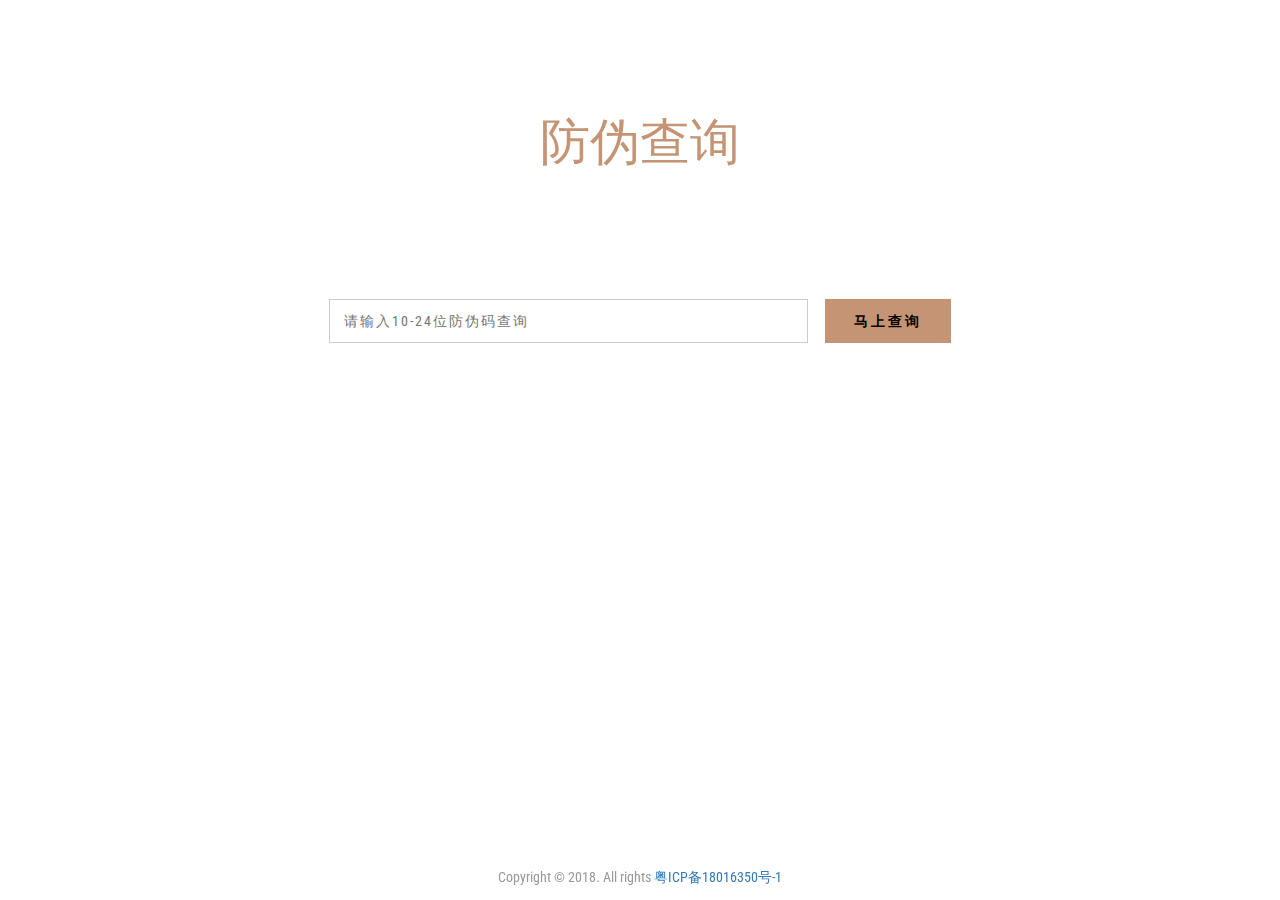
<file: search.html>
<!DOCTYPE html>
<html lang="en">
<head>
<title>防伪码查询</title>
<meta name="viewport" content="width=device-width, initial-scale=1">
<meta http-equiv="Content-Type" content="text/html; charset=utf-8" />
<meta name="keywords" content="天灵宝燕，燕窝" />
<meta name="Description" content="天灵宝燕，我们的产品理念，坚持使用原生态无污染的高级燕盏材料，确保每一盏都经过显微镜纯手工三挑三选古法挑毛工序，科学配比各营养成分保证每一瓶燕窝含量高达25%以上，拒绝制作过程使用添加剂，保证每一个成品都经过生产线超高温灭菌、全数控精准蒸煮，采用真空灌装，达到无菌标准，用心做出0添加承诺可以在常温保存的好吃燕窝">
<!-- Custom Theme files -->
<link href="css/bootstrap.css" type="text/css" rel="stylesheet" media="all">
<link href="css/style.css" type="text/css" rel="stylesheet" media="all">  
<link href="css/font-awesome.css" rel="stylesheet">   <!-- font-awesome icons --> 
<link rel="stylesheet" href="css/flexslider.css" type="text/css" media="screen" /> 
<link rel="stylesheet" href="css/lightbox.css">  <!-- light-box -->
<link href="images/logo.png" rel="shortcut icon">
<!-- //Custom Theme files -->    
<!-- web-fonts -->    
<link href="http://fonts.googleapis.com/css?family=Tulpen+One" rel="stylesheet">
<link href='http://fonts.googleapis.com/css?family=Roboto+Condensed:400,300,300italic,400italic,700,700italic' rel='stylesheet' type='text/css'>
<style type="text/css">
    
	h3.w3title-agile {
	    color: #c59474;
	    font-size: 1.5rem;
	    margin-bottom: 0.6em;
	    text-align: center;
	    text-transform: capitalize;
	    letter-spacing: 4px;
	    letter-spacing:0px;
	} 
	.wap{
		color: #c59474;
		font-size: 2.5rem;
	}

	.header {
	   background-color: #fff;
	}
	.navbar-default .navbar-toggle .icon-bar {
	    background-color: #c59474;
	}
	.navbar-default .navbar-toggle {
	    border-color: #c59474;
		margin: 2.4em 1em;
	}
	.welcome-img{
		border: 0px;
	}

	@media only screen and (min-width: 1029px){
		h3.w3title-agile {
		    font-size: 3rem;
		} 
	}
	@media only screen and (min-width: 1029px){
		.wap {
		    font-size: 5rem;
		} 
	}
</style>
<!-- //web-fonts -->  
</head>
<body> 
	<!-- header -->
	<div id="home" class="header">
		<div class="container" style="height: 60px">
			<div class="header-nav">
				<nav class="navbar navbar-default">
					<div class="navbar-header" style="height: 60px">
					  <!-- <button type="button" class="navbar-toggle collapsed" data-toggle="collapse" data-target="#bs-example-navbar-collapse-1" style="margin-top: 15px">
						<span class="sr-only">Toggle navigation</span>
						<span class="icon-bar"></span>
						<span class="icon-bar"></span>
						<span class="icon-bar"></span>
					  </button> -->
						<div class="logo" style="width: 55px">
							<img src="/images/logo.png" height="55px" style=" margin-top: 2px">
						</div>
					</div> 
					<!-- <div class="collapse navbar-collapse nav-wil" id="bs-example-navbar-collapse-1" style="background-color: #fff;">
					 <ul class="nav navbar-nav">
						<li class="hvr-sweep-to-bottom active"><a href="index.html">首页</a></li>
						<li class="hvr-sweep-to-bottom"><a style="color: #000" href="#about" class="scroll">产品视频</a></li>
						<li class="hvr-sweep-to-bottom"><a style="color: #000" href="#welcome" class="scroll">品牌介绍</a></li>
						<li class="hvr-sweep-to-bottom"><a style="color: #000" href="#services" class="scroll">产品简介</a></li>
						<li class="hvr-sweep-to-bottom"><a style="color: #000" href="#gallery" class="scroll">关注我们</a></li> 
						<li class="hvr-sweep-to-bottom"><a style="color: #000" href="#contact" class="scroll">防伪查询</a></li>
					  </ul>
					</div> -->
				</nav>
			</div>
		</div>
	</div>
	<div id="contact" class="subscribe">
		<div class="container">
			<h3 class="w3title-agile2 wap">防伪查询</h3>
			<p id="ReturnResult" style="font-size: 14px;height: 100px; padding-top: 15px"></p>
			<!-- <div id="ReturnResult" style="font-size: 12px"> -->
			<form onsubmit="return search();">
				<input type="number" name="email" id="FwCode" placeholder="请输入10-24位防伪码查询" class="user" required="" style="border: 1px #ccc solid">
				<input type="submit" id="btnQuery" value="马上查询">
			</form>
			<!-- <p class="spam">Copyright &copy; 2018.Company name All rights</p> -->
		</div>

	</div>
	<p class="spam" style="text-align: center;position: fixed; bottom: 10px; width: 100%;">Copyright &copy; 2018. All rights  <a href="http://www.miitbeian.gov.cn">粤ICP备18016350号-1</a></p>
	
	<!-- //modal-about -->     
	<!-- js --> 
	<script src="js/jquery-2.2.3.min.js"></script>
	
	<!-- //end-smooth-scrolling -->	
	<!-- smooth-scrolling-of-move-up -->
	<script type="text/javascript">
		$(document).ready(function() {

			
		});
		function search(){
			var $FwCode = $("#FwCode");
			var $CheckResult = $("#ReturnResult");
            var RegNumber = /^[0-9]*[1-9][0-9]*$/;
            var flag = false;
            $CheckResult.html("");
            if ($FwCode.val().length == 0) {
                $CheckResult.html("防伪码不能为空");
                $FwCode.focus();
                return false;
            }else if ($FwCode.val().length < 10) {
               $CheckResult.html("防伪码长度不能少于10位");	 
               $FwCode.focus();
               return false;
            }else if ($FwCode.val().length > 24) {
               $CheckResult.html("防伪码长度不能大于24位");
               $FwCode.focus();
               return false;
            }else if (!RegNumber.test($FwCode.val())) {
               $CheckResult.html("您输入的防伪码不是数字");
               $FwCode.focus();
               return false;
            }
           			
            $CheckResult.html("正在查询......");

            $(this).attr("disabled", true);
            var $strurl="" ;
            //var searchurl = "http://www.12365.cm/fwqueryjson.ashx?callback=?";
            var searchurl = "search.php";
            $.getJSON(searchurl,{ FwCode: $FwCode.val() },function(data) {

              	//alert(data.CodeState);  //CodeState 为查询状况：0 错误 1 正确; 2 重复  

             	//alert(data.QueryResult) ;   //QueryResult 查询结果 
             	console.log(data);
             	/*if (('code' in data) && data.code==1) {
             		$CheckResult.html(data.msg);
             	}else{
             		$CheckResult.html(data.QueryResult);
             	}*/
             	$CheckResult.html(data.msg);
                setTimeout(btnEnabled, 2000);
            });
			return false;
		}
		function btnEnabled() {
            $("#btnQuery").attr("disabled", false);
        }
	</script>
    <script src="js/bootstrap.js"></script>
</body>
</html>
</file>
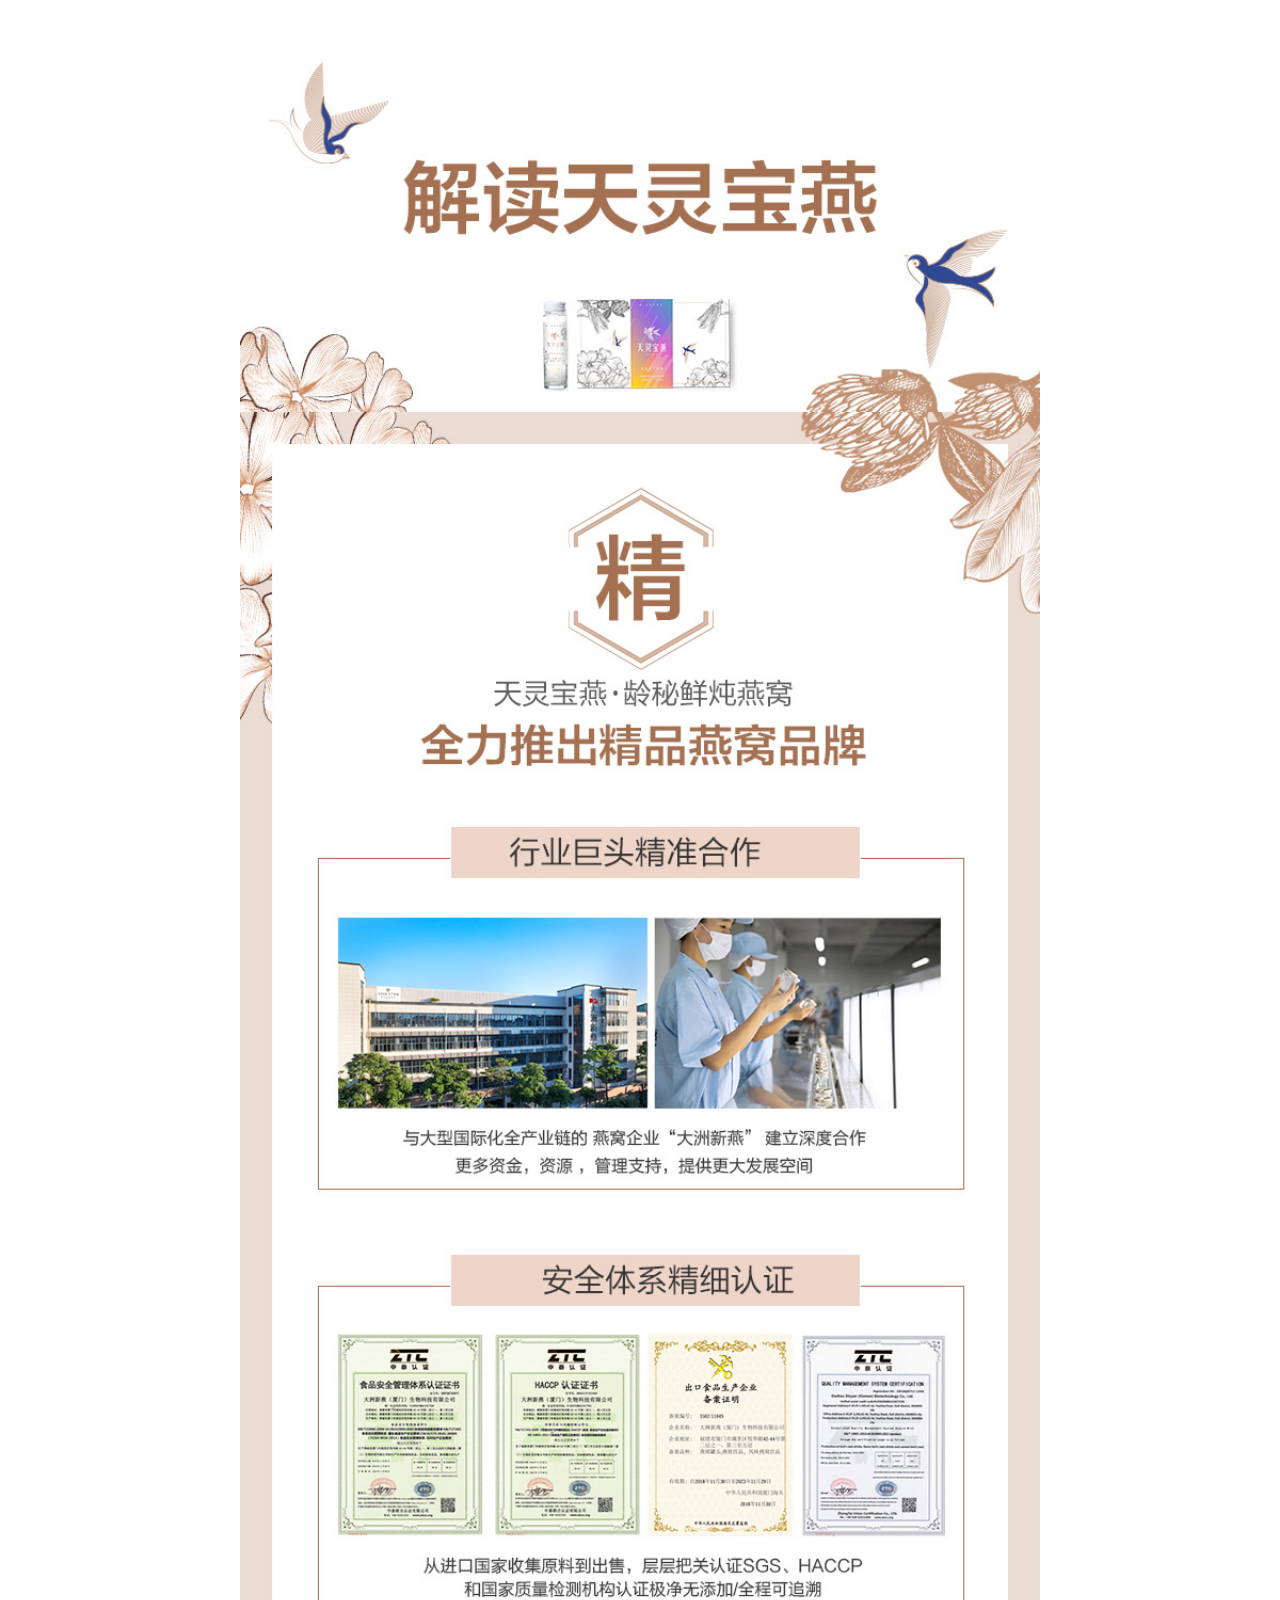
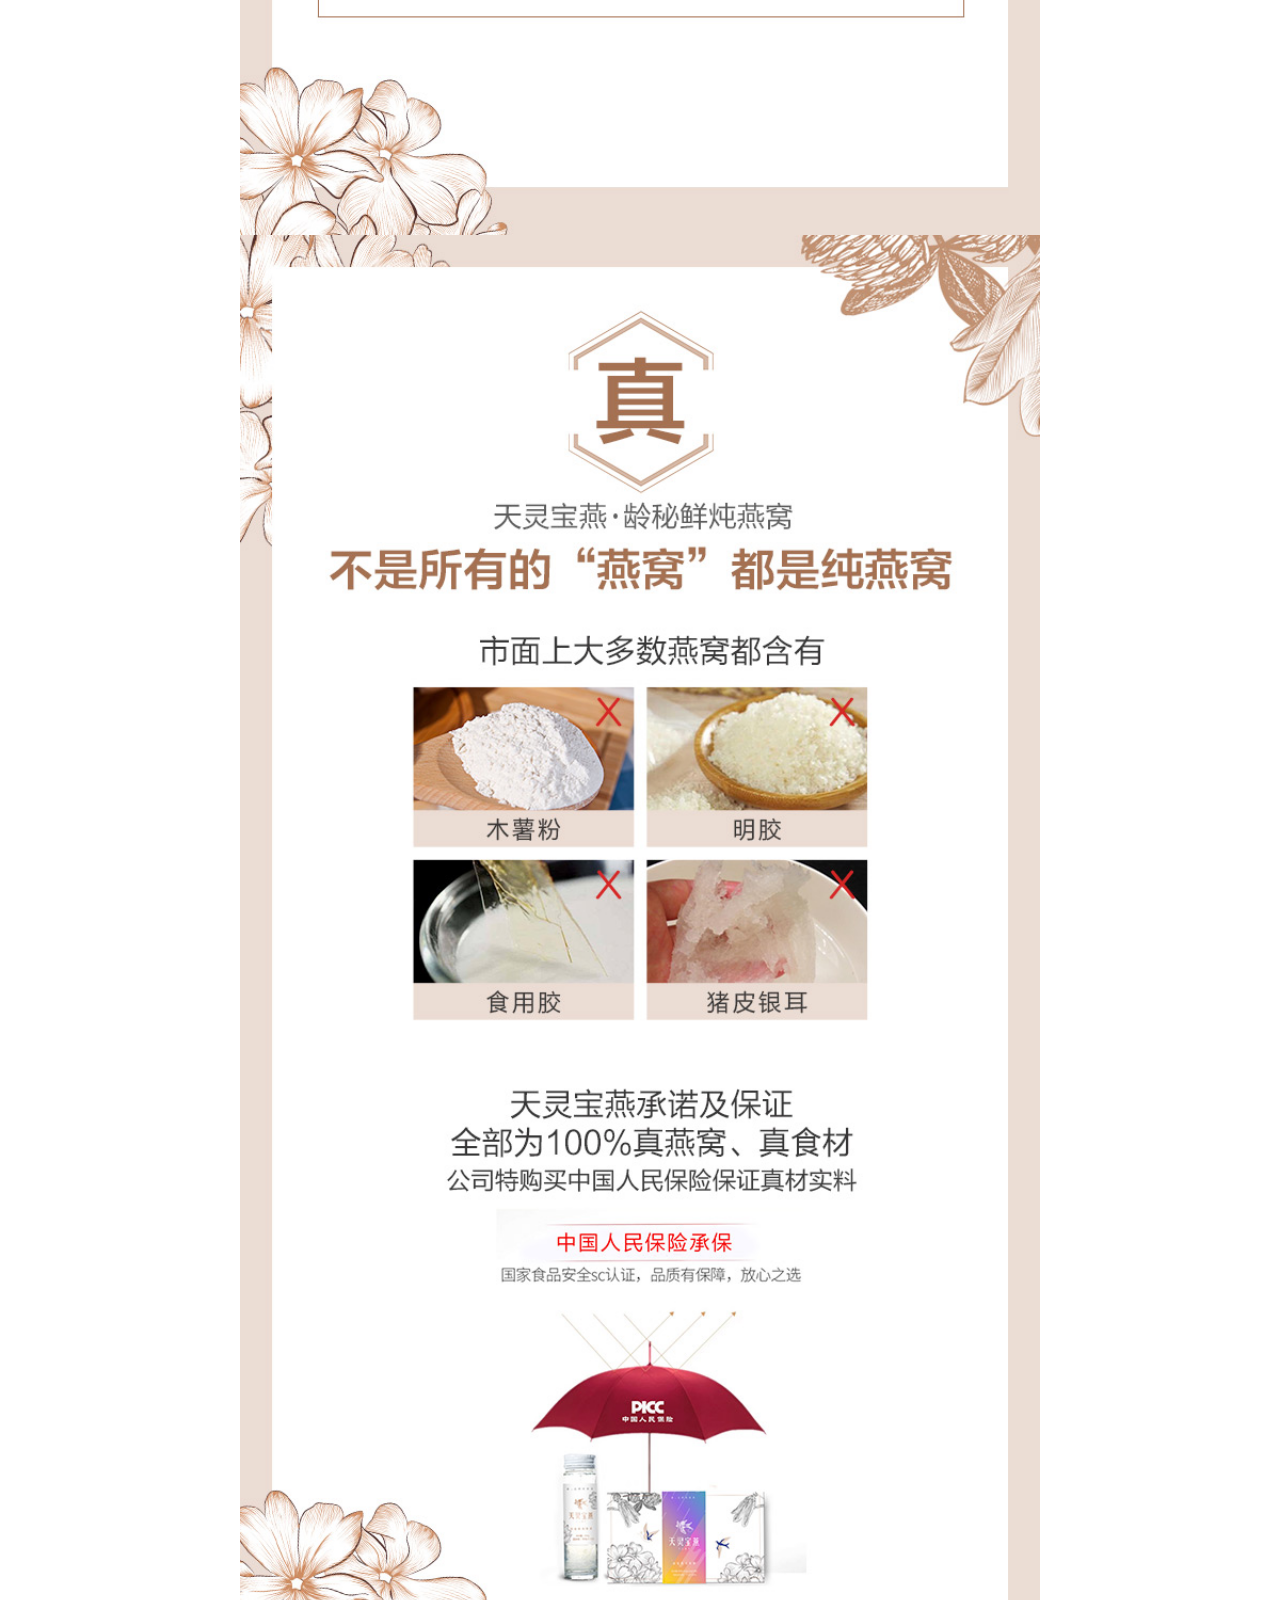
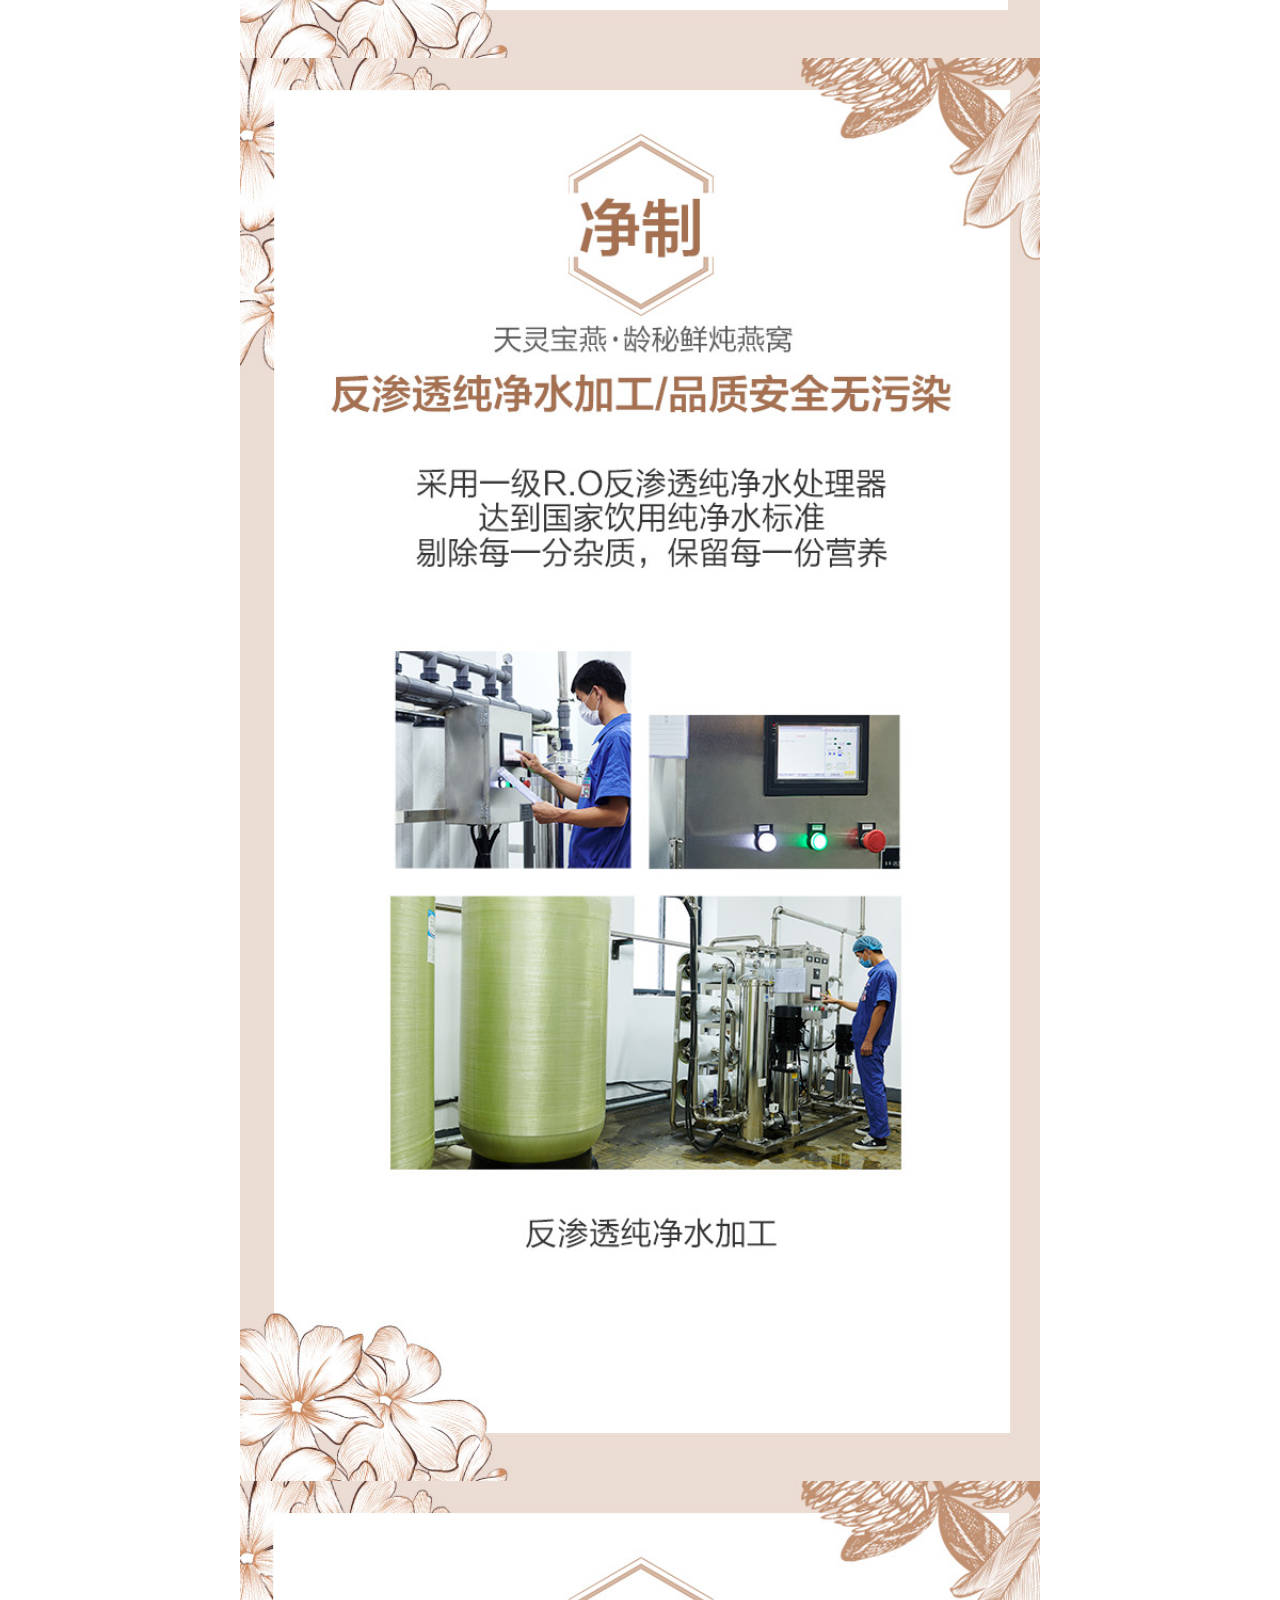
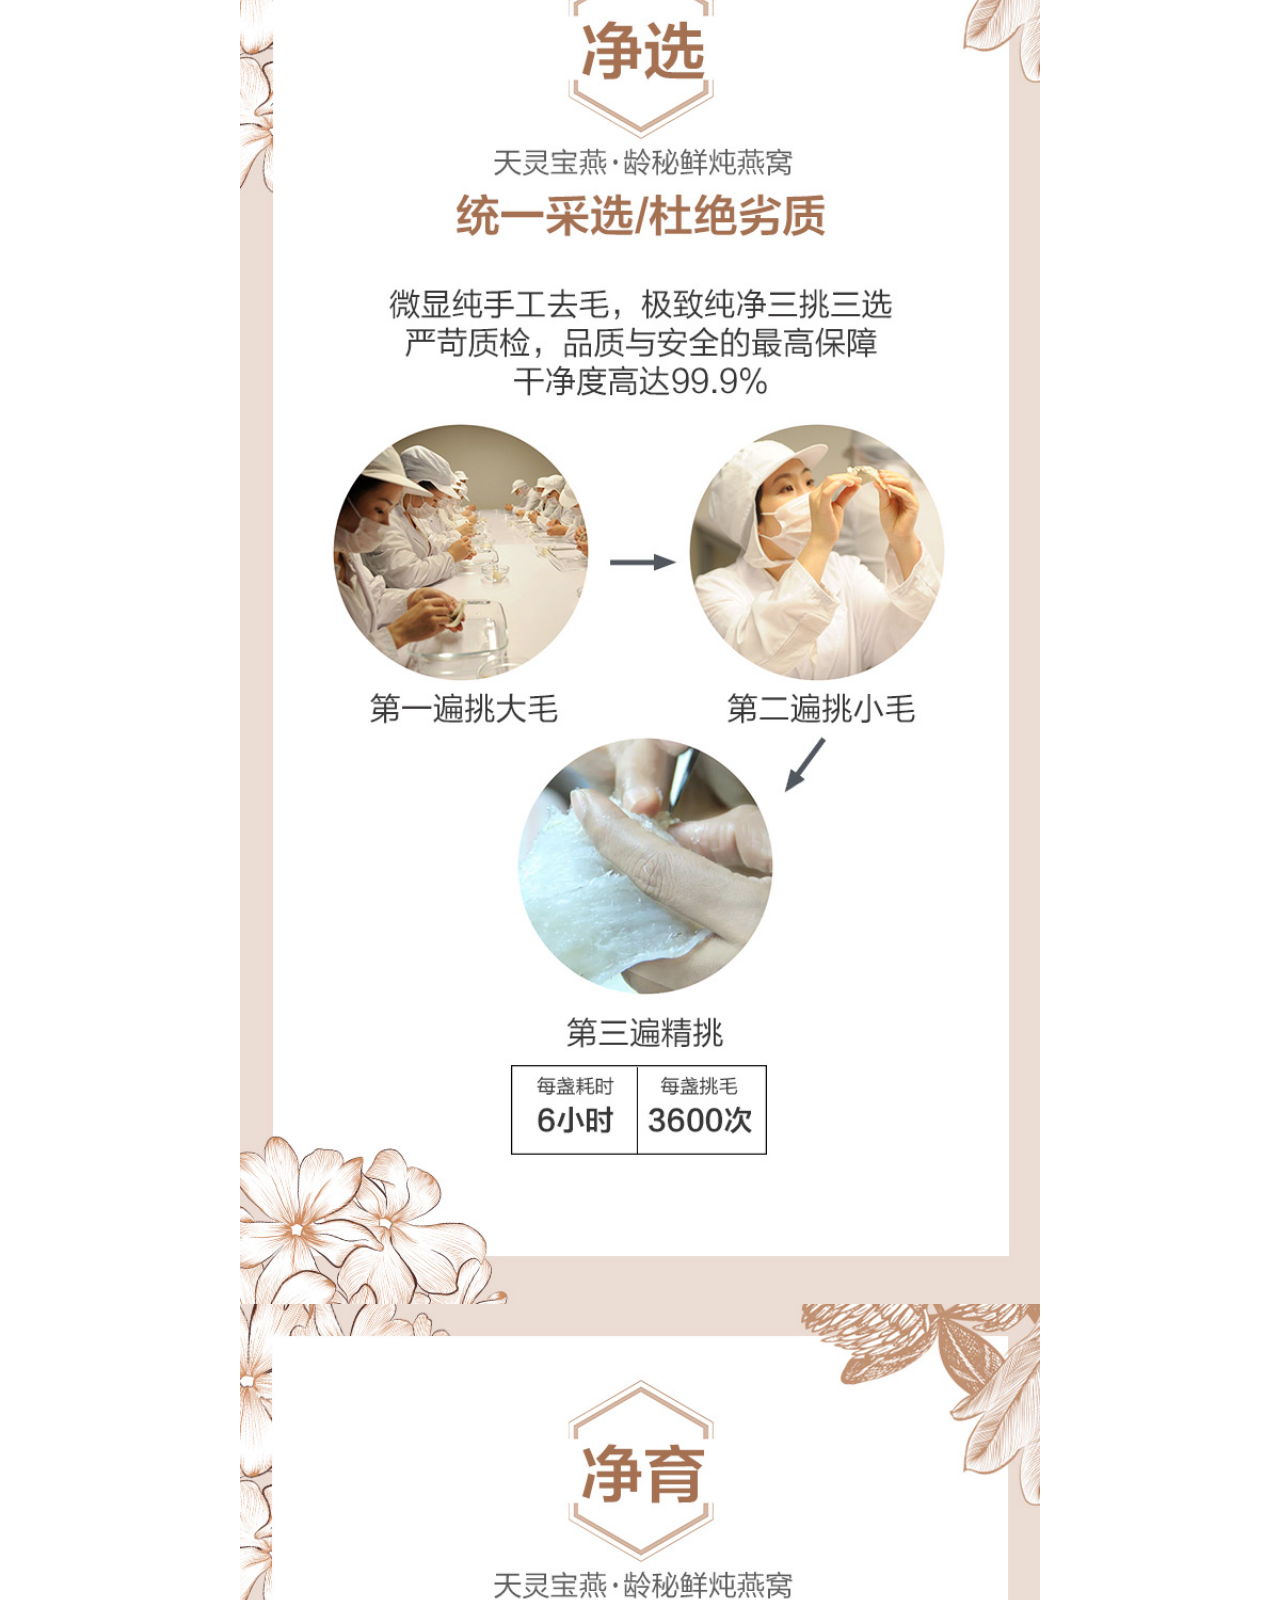
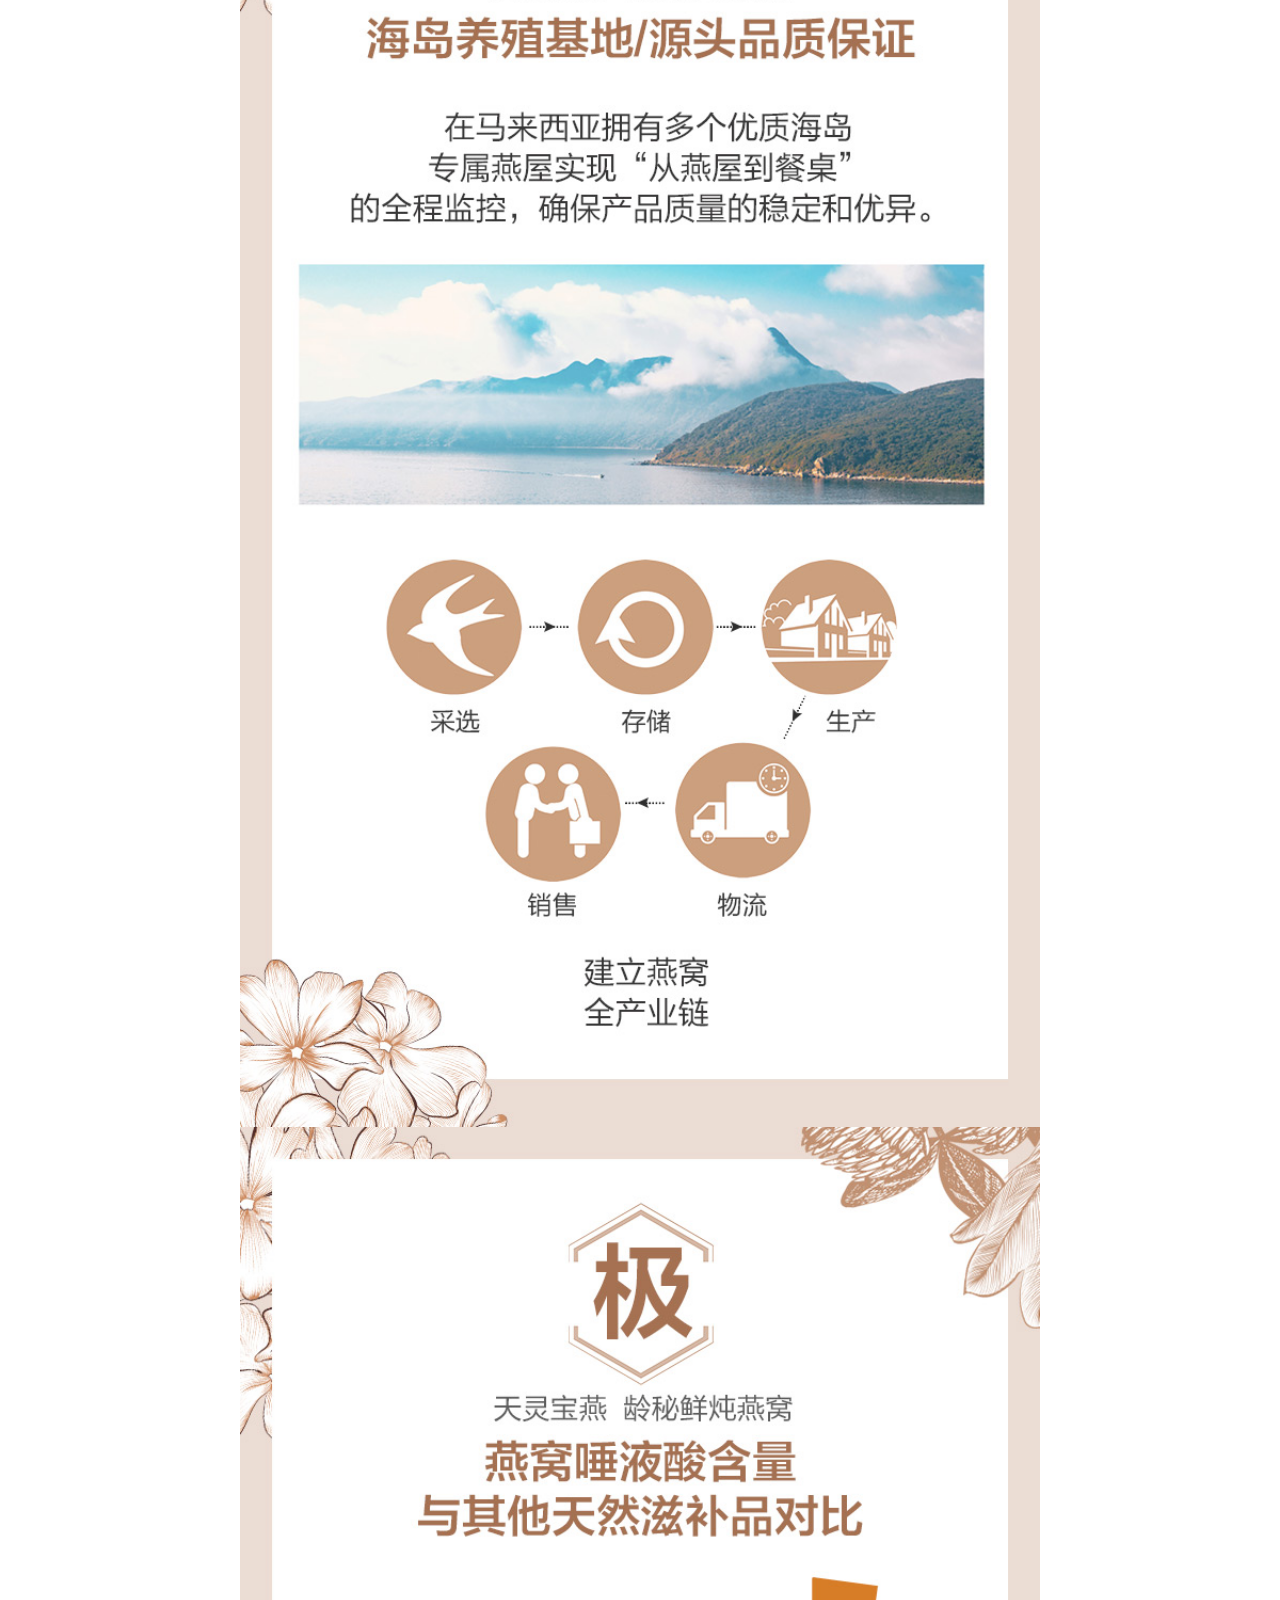
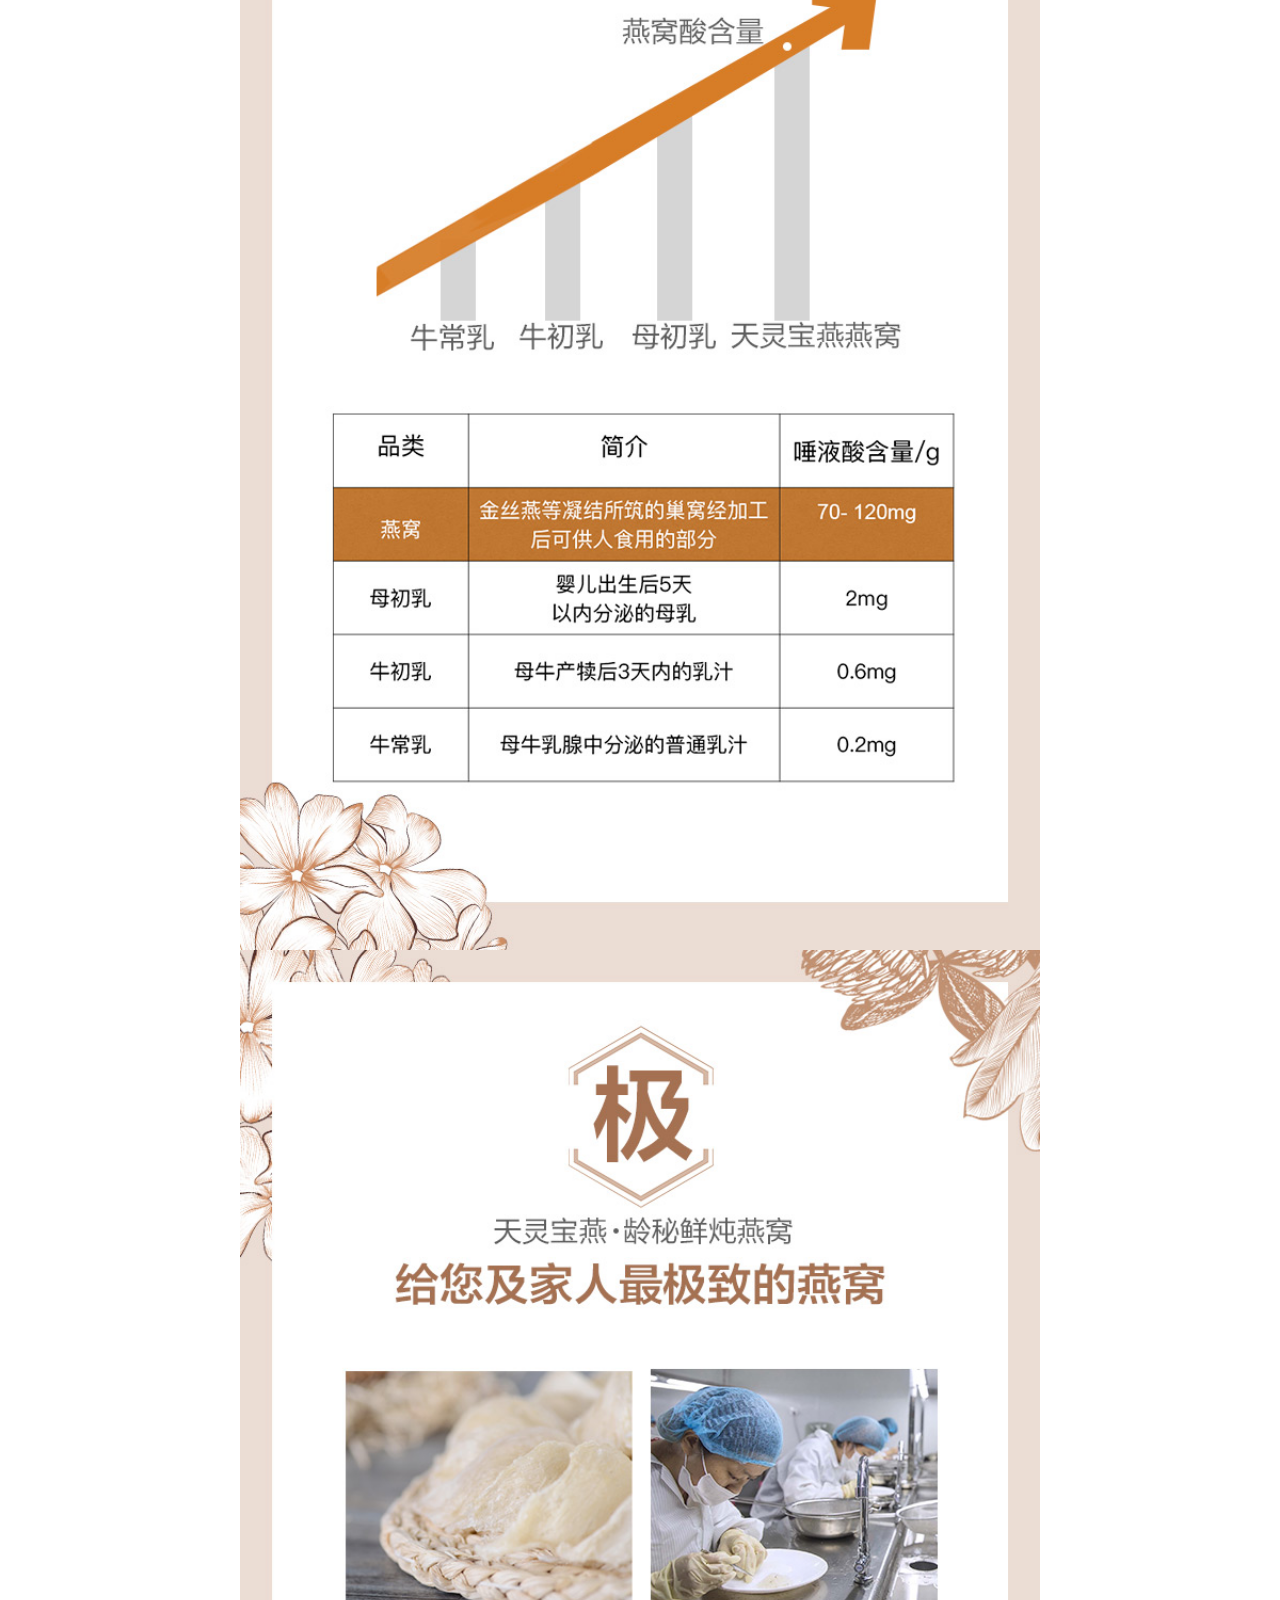
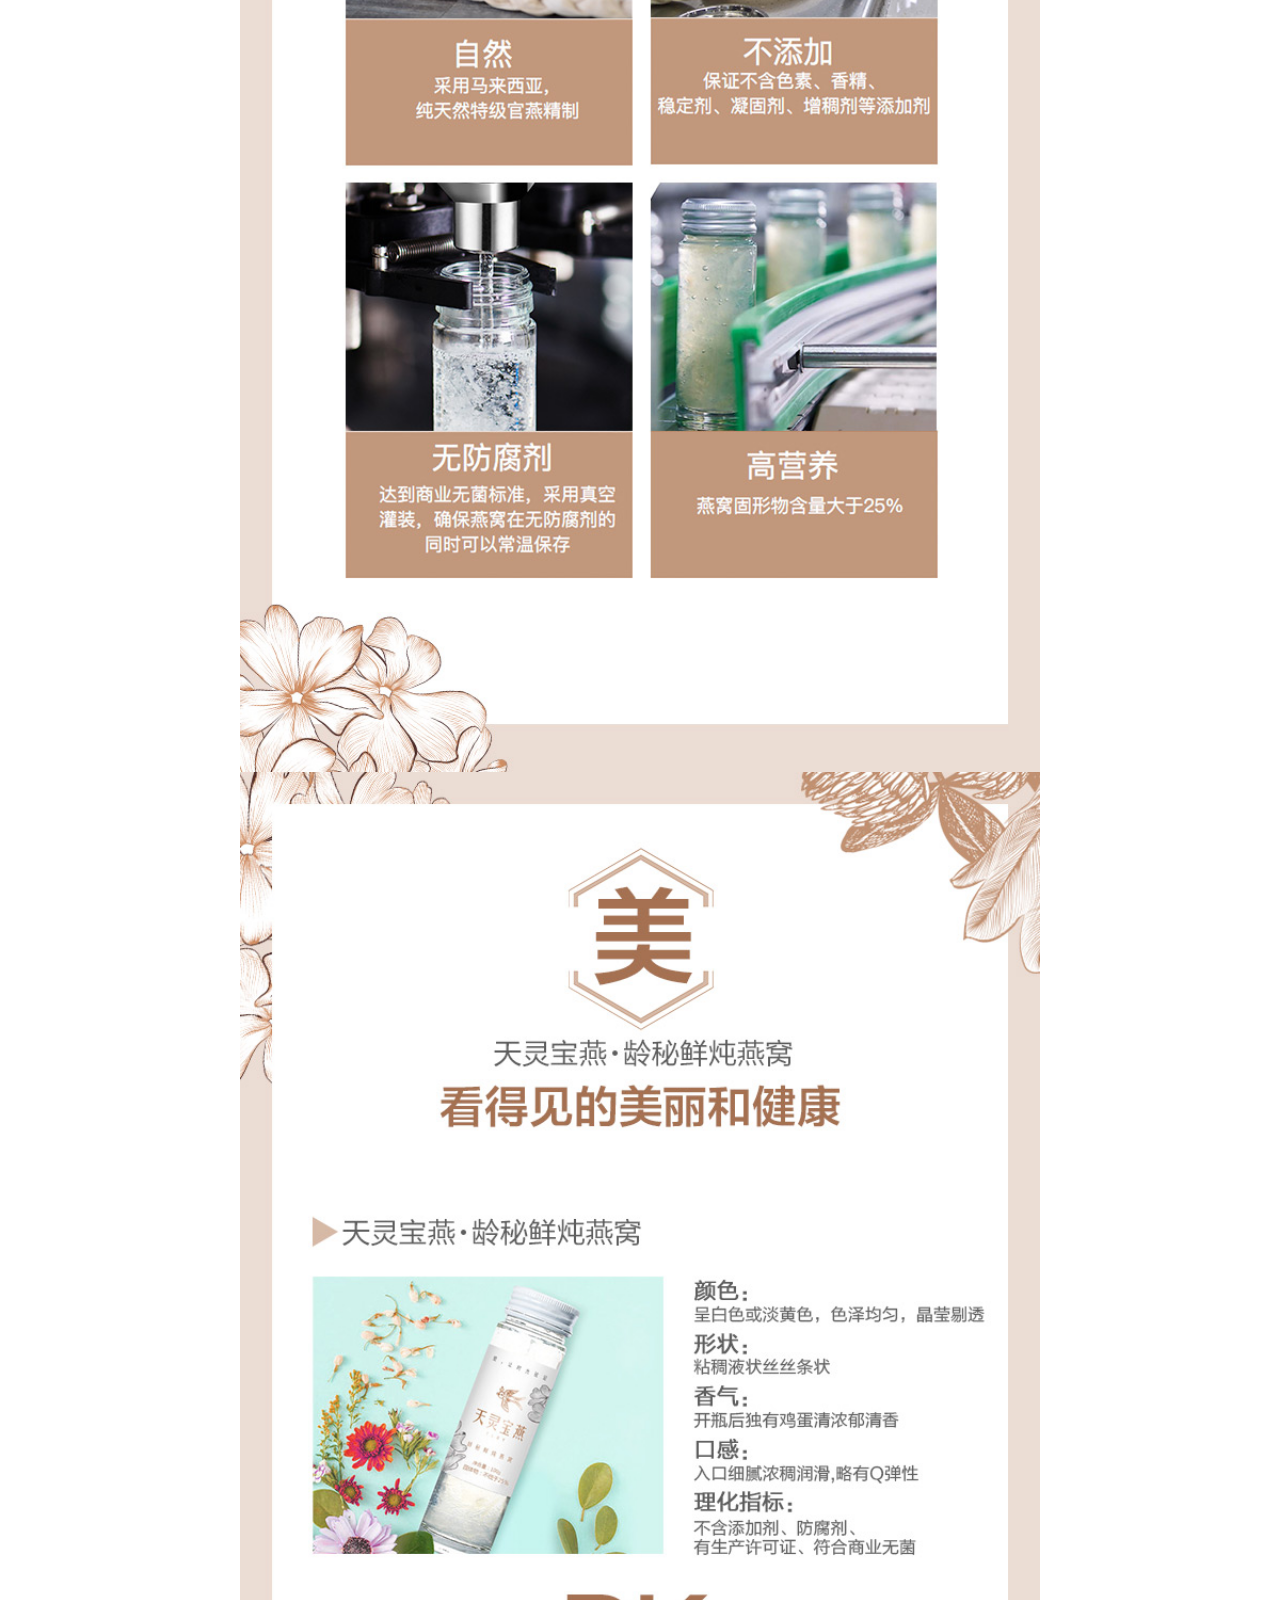
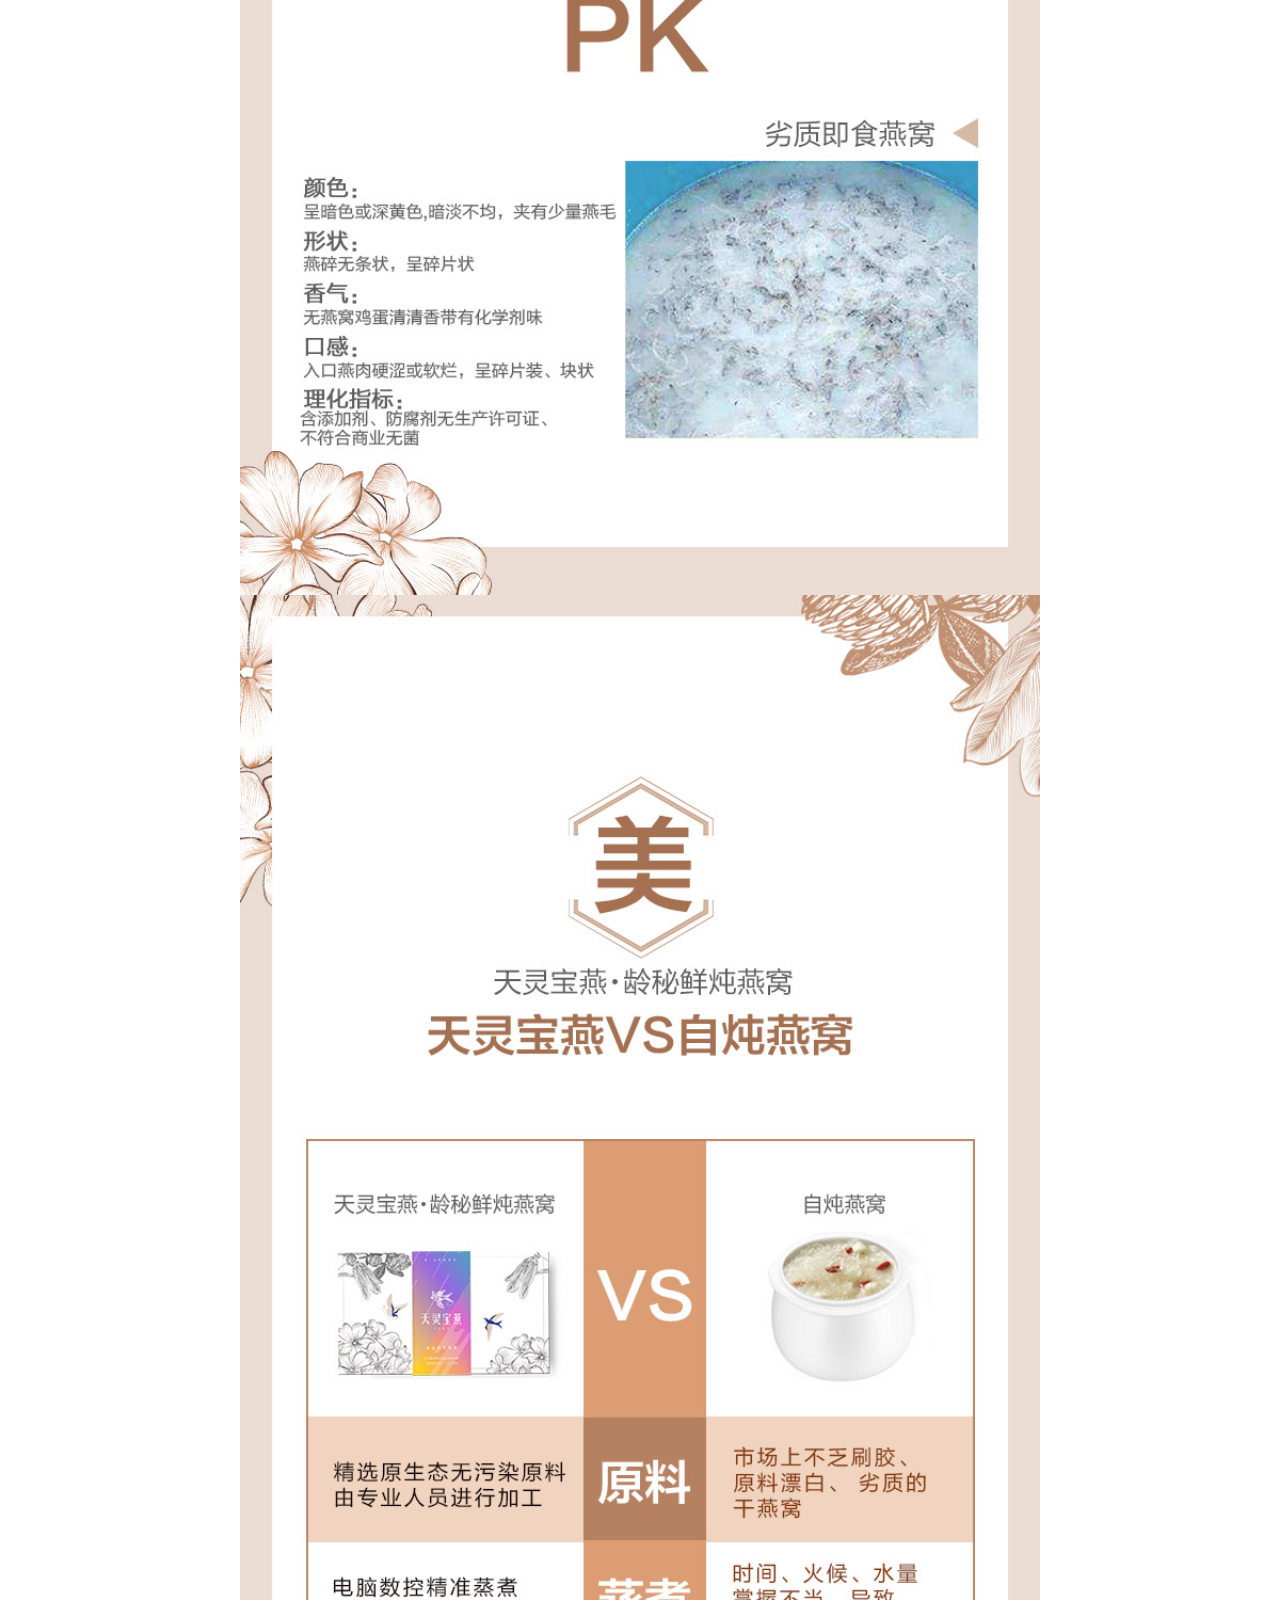
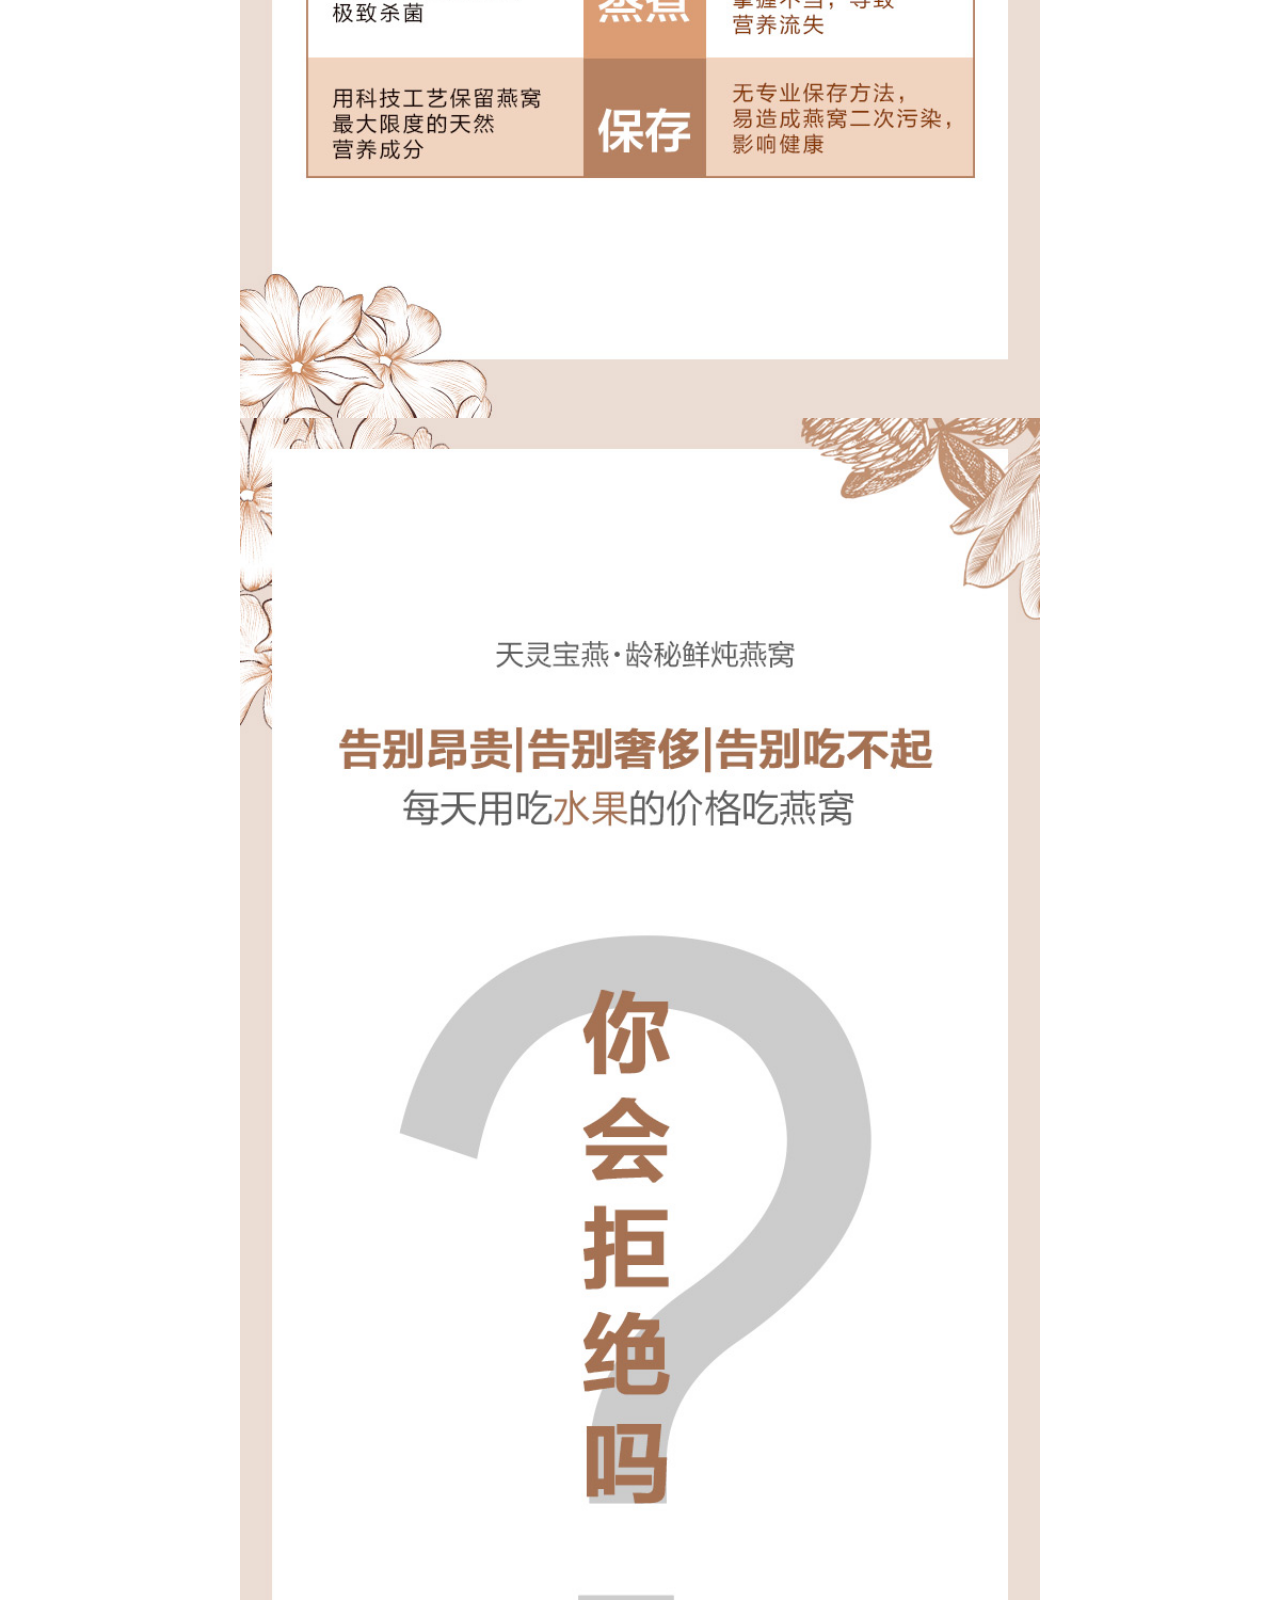
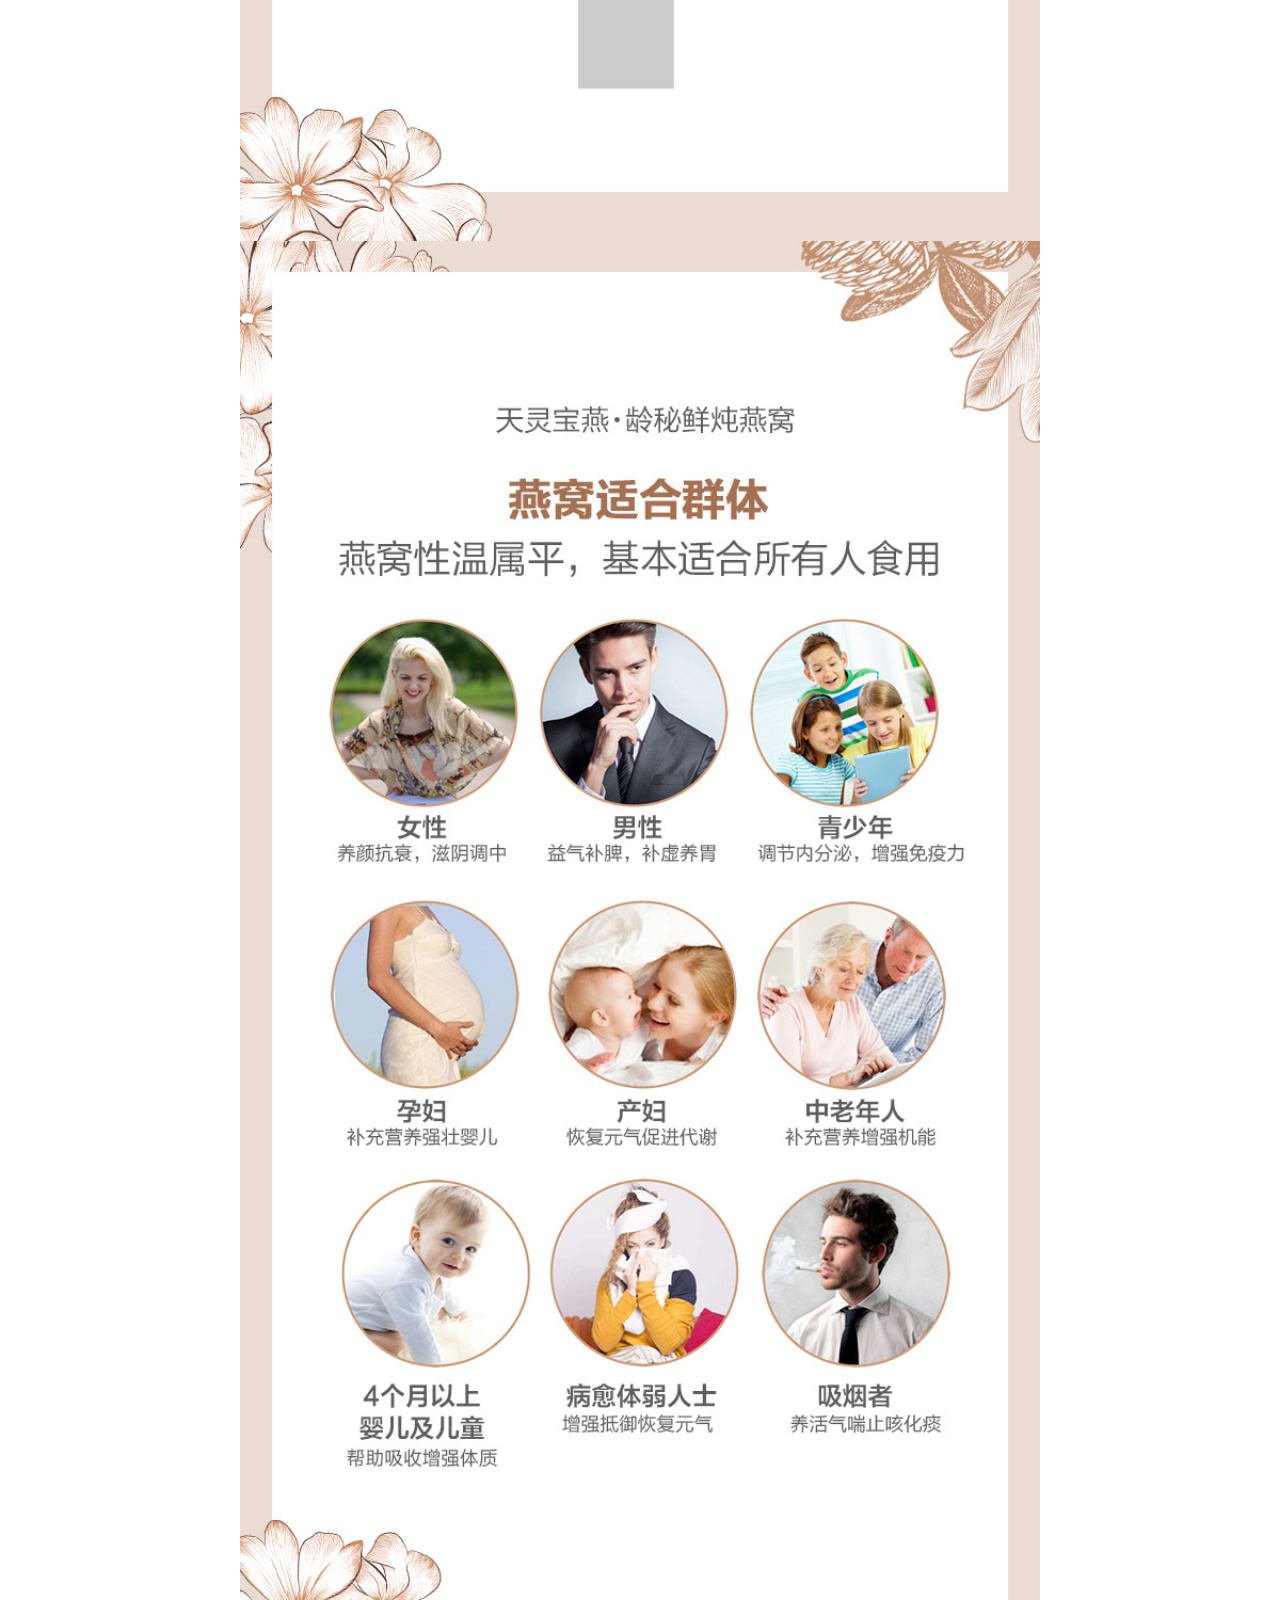
<file: view.html>
<!DOCTYPE html>
<html lang="en">
<head>
<title>解读天灵宝燕</title>
<meta name="viewport" content="width=device-width, initial-scale=1">
<meta http-equiv="Content-Type" content="text/html; charset=utf-8" />
<meta name="keywords" content="天灵宝燕，燕窝" />
<meta name="Description" content="天灵宝燕，我们的产品理念，坚持使用原生态无污染的高级燕盏材料，确保每一盏都经过显微镜纯手工三挑三选古法挑毛工序，科学配比各营养成分保证每一瓶燕窝含量高达25%以上，拒绝制作过程使用添加剂，保证每一个成品都经过生产线超高温灭菌、全数控精准蒸煮，采用真空灌装，达到无菌标准，用心做出0添加承诺可以在常温保存的好吃燕窝">
<!-- Custom Theme files -->
<link href="css/bootstrap.css" type="text/css" rel="stylesheet" media="all">
<link href="css/style.css" type="text/css" rel="stylesheet" media="all">  
<link href="css/font-awesome.css" rel="stylesheet">   <!-- font-awesome icons --> 
<link rel="stylesheet" href="css/flexslider.css" type="text/css" media="screen" /> 
<link rel="stylesheet" href="css/lightbox.css">  <!-- light-box -->
<link href="images/logo.png" rel="shortcut icon">
<!-- //Custom Theme files -->    
<!-- web-fonts -->    
<link href="http://fonts.googleapis.com/css?family=Tulpen+One" rel="stylesheet">
<link href='http://fonts.googleapis.com/css?family=Roboto+Condensed:400,300,300italic,400italic,700,700italic' rel='stylesheet' type='text/css'>
<style type="text/css">
	h3.w3title-agile {
	    color: #c59474;
	    font-size: 1.5rem;
	    margin-bottom: 0.6em;
	    text-align: center;
	    text-transform: capitalize;
	    letter-spacing: 4px;
	    letter-spacing:0px;
	} 
	.wap{
		color: #c59474;
		font-size: 2.5rem;
	}

	.header {
	   background-color: #fff;
	}
	.navbar-default .navbar-toggle .icon-bar {
	    background-color: #c59474;
	}
	.navbar-default .navbar-toggle {
	    border-color: #c59474;
		margin: 2.4em 1em;
	}
	.welcome-img{
		border: 0px;
	}

	@media only screen and (min-width: 1029px){
		h3.w3title-agile {
		    font-size: 3rem;
		} 
	}
	@media only screen and (min-width: 1029px){
		.wap {
		    font-size: 5rem;
		} 
	}
   img{
   	 width: 100%
   } 
</style>
<!-- //web-fonts -->  
</head>
<body> 
	<!-- header -->
	<div id="home" class="header">
		<div class="container" style="height: 60px">
			<div class="header-nav">
				<nav class="navbar navbar-default">
					<div class="navbar-header" style="height: 60px">
					  <!-- <button type="button" class="navbar-toggle collapsed" data-toggle="collapse" data-target="#bs-example-navbar-collapse-1" style="margin-top: 15px">
						<span class="sr-only">Toggle navigation</span>
						<span class="icon-bar"></span>
						<span class="icon-bar"></span>
						<span class="icon-bar"></span>
					  </button> -->
						<div class="logo" style="width: 55px">
							<img src="/images/logo.png" height="55px" style=" margin-top: 2px">
						</div>
					</div> 
					<!-- <div class="collapse navbar-collapse nav-wil" id="bs-example-navbar-collapse-1" style="background-color: #fff;">
					 <ul class="nav navbar-nav">
						<li class="hvr-sweep-to-bottom active"><a href="index.html">首页</a></li>
						<li class="hvr-sweep-to-bottom"><a style="color: #000" href="#about" class="scroll">产品视频</a></li>
						<li class="hvr-sweep-to-bottom"><a style="color: #000" href="#welcome" class="scroll">品牌介绍</a></li>
						<li class="hvr-sweep-to-bottom"><a style="color: #000" href="#services" class="scroll">产品简介</a></li>
						<li class="hvr-sweep-to-bottom"><a style="color: #000" href="#gallery" class="scroll">关注我们</a></li> 
						<li class="hvr-sweep-to-bottom"><a style="color: #000" href="#contact" class="scroll">防伪查询</a></li>
					  </ul>
					</div> -->
				</nav>
			</div>
		</div>
	</div>

	<div style="max-width: 800px; margin:auto;">
		<div style="text-align: center;">
			<img src="img/top.jpg">
			<img src="img/2.jpg">
			<img src="img/3.jpg">
			<img src="img/4.jpg">
			<img src="img/5.jpg">
			<img src="img/6.jpg">
			<img src="img/7.jpg">
			<img src="img/8.jpg">
			<img src="img/9.jpg">
			<img src="img/10.jpg">
			<img src="img/12.jpg">
			<img src="img/13.jpg">
			<img src="img/14.jpg">
			<img src="img/15.jpg">
			<img src="img/16.jpg">
			<img src="img/17.jpg">
		</div>
	</div>
	

</body>
<!-- js --> 
<script src="js/jquery-2.2.3.min.js"></script>
<script src="js/bootstrap.js"></script>
</html>
</file>
<file: css/style.css>
body{
	margin:0;
	font-family: 'Roboto Condensed', sans-serif;
    background: #fff;  
    overflow-x: hidden;
}
body a{
	transition: 0.5s all;
	-webkit-transition: 0.5s all;
	-moz-transition: 0.5s all;
	-o-transition: 0.5s all;
	-ms-transition: 0.5s all;
	text-decoration:none;
	outline:none;
}
h1,h2,h3,h4,h5,h6{
	margin:0;  
	font-family: 'Tulpen One', cursive;
}
p{
	margin:0;
}
ul,label{
	margin:0;
	padding:0;
}

ul li{list-style: none;}
body a:hover,body a:focus{
	text-decoration:none;
	outline: none;
} 
/*-- header --*/
.navbar-brand {
    display: block;
    height: inherit;
    color: #fff !important;
    text-decoration: none;
    padding: 0;
    float: none;
    font-size: 0.9em;
    text-align: center;
}
.navbar-default .navbar-nav > li > a:hover, .navbar-default .navbar-nav > li > a:focus {
    color: #fff;
    background:none;
} 
.logo h1 {
    margin: 0.5em 0;
}
.logo h1 .navbar-brand span {
    color: #f44336;
    border: 2px solid;
	-webkit-border-radius: 50%;
	-moz-border-radius: 50%;
    border-radius: 50%;
    width: 50px;
    height: 50px;
    display: inline-block;
    text-align: center;
    line-height: 1.5em;
    font-family: 'Roboto Condensed', sans-serif;
    font-weight: 300;
    margin: 0 3px 3px;
}
.logo h1 .navbar-brand span:nth-child(2) {
    margin: 0 -16px;
}
.logo h1 .navbar-brand i {
    font-size: 0.7em;
    letter-spacing: 3px;
    font-weight: 500;
    font-style: normal;
}
.navbar-nav {
   margin-left: 5em;
}
.navbar-default .navbar-collapse, .navbar-default .navbar-form {
    border: none;
    background: none;
}
.navbar-default {
    border: none;
    background: none;
}
.tlinks{text-indent:-9999px;height:0;line-height:0;font-size:0;overflow:hidden;}
.navbar-default .navbar-nav > .active > a, .navbar-default .navbar-nav > .active > a:hover, .navbar-default .navbar-nav > .active > a:focus{
	color:#fff;
	background:rgba(183,136,103,1);
}
.header {
   background-color: #1b1c1d;
}
.navbar-default .navbar-nav > li > a {
    color: #fff; 
    font-weight: 300;
    letter-spacing: 1px;
}
.navbar {
    margin-bottom: 0;
}
.header-nav .nav > li > a {
    padding: 0 20px;
    padding-top: 20px;
    padding-bottom: 5px;
    font-weight: 500;
} 
/* Sweep To Bottom */
.hvr-sweep-to-bottom {
	display: inline-block;
	vertical-align: middle;
	-webkit-transform: translateZ(0);
	-moz-transform: translateZ(0);
	-o-transform: translateZ(0);
	-ms-transform: translateZ(0);
	transform: translateZ(0);
	-webkit-box-shadow: 0 0 1px rgba(0, 0, 0, 0);
	-moz-box-shadow: 0 0 1px rgba(0, 0, 0, 0); 
	box-shadow: 0 0 1px rgba(0, 0, 0, 0);
	-webkit-backface-visibility: hidden;
	backface-visibility: hidden;
	-moz-osx-font-smoothing: grayscale;
	position: relative;
	-webkit-transition-property: color;
	transition-property: color;
	-webkit-transition-duration: 0.3s;
	-moz-transition-duration: 0.3s;
	-o-transition-duration: 0.3s;
	transition-duration: 0.3s;
}
.hvr-sweep-to-bottom:before {
	content: "";
	position: absolute;
	z-index: -1;
	top: 0;
	left: 0;
	right: 0;
	bottom: 0;
	background:#c59474;
	-webkit-transform: scaleY(0);
	-o-transform: scaleY(0);
	-moz-transform: scaleY(0);
	-ms-transform: scaleY(0);
	transform: scaleY(0);
	-webkit-transform-origin: 50% 0;
	-moz-transform-origin: 50% 0; 
	transform-origin: 50% 0;
	-webkit-transition-property: transform;
	-moz-transition-property: transform; 
	transition-property: transform;
	-webkit-transition-duration: 0.3s;
	-moz-transition-duration: 0.3s; 
	transition-duration: 0.3s;
	-webkit-transition-timing-function: ease-out;
	-moz-transition-timing-function: ease-out; 
	transition-timing-function: ease-out;
}
.hvr-sweep-to-bottom:hover, .hvr-sweep-to-bottom:focus, .hvr-sweep-to-bottom:active {
	color:#fff;
}
/* .hvr-sweep-to-bottom:hover:before, .hvr-sweep-to-bottom:focus:before, .hvr-sweep-to-bottom:active:before {
	-webkit-transform: scaleY(1);
	-moz-transform: scaleY(1);
	-o-transform: scaleY(1);
	-ms-transform: scaleY(1);
	transform: scaleY(1);
} */
.navbar-default .navbar-nav > li > a:hover, .navbar-default .navbar-nav > li > a:focus {
    color: #fff;
    border-bottom: 2px #fff solid;
}
/*-- //header --*/
/*-- banner --*/
.banner {
    /* background-image: url("../images/overlay.png"),url(../images/bg.jpg);
    background-repeat: repeat, no-repeat;
    background-size: 1px, cover; */
    font-weight: 300;
	background-position:center bottom;
}
.banner-text {
    text-align: center;
}
.banner-text h5 {
    font-size: 1.1em;
    font-weight: 100;
    color: #fff;
    font-family: 'Roboto Condensed', sans-serif;
    letter-spacing: 2px;
}
.banner-text h6 {
    background: #fff;
    width: 3%;
    height: 1px;
    margin: 1.54em auto 2em;
	color: transparent;
}
.banner-text h2,.banner-text h3 {
    font-size: 5em;
    color: #fff;
    border: 5px solid #fff;
    display: inline-block;
    padding: .5em 0.8em;
    line-height: 0.8em;
	letter-spacing:2px;
}
.banner-text h4 {
    font-size: 2.5em;
    color: #fff;
    margin-bottom: 0.5em;
    letter-spacing: 4px;
}
.banner-text h4 span.glyphicon {
    font-size: 0.8em;
}

.contact{
    background-color: rgba(246,247,251,1);
    margin-top: 135px;
}
/*-- //banner --*/
/*-- welcome --*/
.welcome,.about,.services,.news,.gallery,.testimonials,.subscribe,.contact{
	padding-top:5em;
}
h3.w3title-agile {
    color: #f44336;
    font-size: 5em;
    margin-bottom: 0.6em;
    text-align: center;
    text-transform: capitalize;
    letter-spacing: 4px;
} 
/*-- //welcome --*/
img.zoom-img {
    transform: scale(1, 1);
	-webkit-transform: scale(1, 1);
	-moz-transform: scale(1, 1);
	-ms-transform: scale(1, 1);
	-o-transform: scale(1, 1);
	transition-timing-function: ease-out;
	-webkit-transition-timing-function: ease-out;
	-moz-transition-timing-function: ease-out;
	-ms-transition-timing-function: ease-out;
	-o-transition-timing-function: ease-out;
	-webkit-transition-duration: .5s;
	-moz-transition-duration: .5s;
	-ms-transition-duration: .5s;
	-o-transition-duration: .5s;
}
img.zoom-img:hover{
    transform: scale(1.1);
	-webkit-transform: scale(1.1);
	-moz-transform: scale(1.1);
	-ms-transform: scale(1.1);
	-o-transform: scale(1.1);
	-webkit-transition-timing-function: ease-in-out;
	-webkit-transition-duration: 750ms;
	-moz-transition-timing-function: ease-in-out;
	-moz-transition-duration: 750ms;
	-ms-transition-timing-function: ease-in-out;
	-o-transition-timing-function: ease-in-out;
	-ms-transition-duration: 750ms;
	-o-transition-duration: 750ms;
	overflow: hidden;
}
.welcome-img {
    overflow: hidden;
    border: 8px solid #E4E4E4;
}
p {
    font-size: 1em; 
    color: #999;
    line-height: 1.8em; 
}
.w3l-welcome-text p {
    width: 85%;
    text-align: center;
    margin: 2em auto 0;
    letter-spacing: 1px;
}
/*-- //welcome --*/
img.img-responsive {
    width: 100%;
}
/*-- about --*/
.about {
    background: #d8eef0;
} 
.wthree_about_grid-left1{ 
    text-align: center;
}
.wthree_about_grid-left1 span {
    font-size: 1.5em;
    color: #555;
    border-radius: 50px;
    -webkit-border-radius: 50px;
    -moz-border-radius: 50px;
    -o-border-radius: 50px;
    -ms-border-radius: 50px;
    border: 2px dashed;
    padding: 0.8em;
} 
.about h4 {
    font-size: 2.5em;
    font-weight: 600;
    letter-spacing: 2px;
    margin-bottom: 20px;
    color: #000;
}
.wthree_about_grid {
    margin-top: 3em;
}
.wthree_about_grid-left {
    padding: 0;
} 
.wthree_about_grid-right {
    padding: 0.3em 0 0 1em;
}
.about h5 {
    text-transform: capitalize;
    font-weight: 200;
    color: #f44336;
    font-size: 1.3em;
    font-family: 'Roboto Condensed', sans-serif;
    letter-spacing: 2px;
    margin-bottom: .3em;
}  
.about iframe {
    width: 100%;
    min-height: 415px;
    border: 20px double #a4b5b7;
}
.bars-w3ls-row {
    margin-top: 1.5em;
}
/*-- progress-bars --*/
.bar_group {
    position: relative;
	z-index: 0;
}
.bar_group__bar.thin::before{
	display: block;
	content: '';
	position: absolute;
	z-index: -1;
	width: 100%;
	height: 10px;
	-webkit-border-radius: 2px;
	-o-border-radius: 2px;
	border-radius: 2px;
	-moz-border-radius: 2px;
	background: #c5d9db;
}
.bar_group__bar.thin {
	width: 0%;
	height: 10px;
	-webkit-border-radius: 2px; 
	-moz-border-radius: 2px;
	border-radius: 2px;
	background: #f44336;
	margin-bottom: 10px;
	-webkit-transition: width 1s;
	transition: width 1s;
	-moz-transition: width 1s;
	margin-bottom: 2em !important;
}
.bar_label_max {
	position: absolute;
	right: 0;
	font-size: .8em;
	margin-top: 1em;
}
.bar_label_min {
    position: absolute;
    left: 0;
    font-size: .8em;
    margin-top: 1em;
}
.b_tooltip {
	-webkit-transition: all 1s;
	transition: all 1s;
	-moz-transition: all 1s;
	position: relative;
	float: left;
	left: 100%;
	padding: 4px 10px 7px 10px;
	background-color:#7f8c8e;
	-webkit-transform: translateX(-50%) translateY(-30px);
	-ms-transform: translateX(-50%) translateY(-30px);
	transform: translateX(-50%) translateY(-30px);
	-moz-transform: translateX(-50%) translateY(-30px);
	-o-transform: translateX(-50%) translateY(-30px);
	-webkit-border-radius: 2px;
	border-radius: 2px;
	-moz-border-radius: 2px;
	line-height: 11px;
}
.b_tooltip span {
  color: #fff;
  font-size: 0.8em;
}
.b_tooltip--tri {
    width: 0;
    height: 0;
    position: absolute;
    content: '';
    bottom: -5px;
    left: 0;
    right: 0;
    margin: auto;
    display: block;
    border-style: solid;
    border-width: 5px 5px 0 5px;
    border-color: #7f8c8e transparent transparent transparent;
}
.b_label {
    margin-bottom: .5em;
    color: #7f8c8e;
}
/*-- //progress-bars --*/
/*-- //about --*/
/*-- services --*/  
.w3-agileits-services-left {
    background-image: url(../images/overlay.png),url(../images/img1.jpg);
    background-repeat: repeat, no-repeat;
    background-size: 1px, cover; 
    background-position: center 0px;
	min-height: 400px;
    padding: 5em 3em;
}
.srvs-slider-w3info{
    text-align: center;
}
.w3ls-services-text h5 {
    font-size: 2em;
    color: #fff;
    letter-spacing: 3px;
	line-height: 1.4em;
}
.w3ls-services-text p {
    color: #fff;
    margin-top: 1em;
    font-weight: 300;
    letter-spacing: 1px;
}
.services-right-grid {
    text-align: center;
}
.services-right-grid i.fa{
    color: #f44336;
    font-size: 2em;
}
.services-icon {
    width: 70px;
    height: 70px;
    text-align: center;
    padding: 1.4em 0;
    margin: 0 auto;
}
/* Radial In */
.hvr-radial-in {
    display: inline-block;
    vertical-align: middle;
    -webkit-transform: translateZ(0);
	-moz-transform: translateZ(0);
	-o-transform: translateZ(0);
	-ms-transform: translateZ(0);
    transform: translateZ(0);
    -webkit-backface-visibility: hidden;
    backface-visibility: hidden;
    -moz-osx-font-smoothing: grayscale;
    position: relative;
    overflow: hidden;
    background: #f44336;
    -webkit-transition-property: color;
    transition-property: color;
    -webkit-transition-duration: 0.3s;
	-moz-transition-duration: 0.3s;
	-o-transition-duration: 0.3s;
	-ms-transition-duration: 0.3s;
    transition-duration: 0.3s;
}
.hvr-radial-in:before {
	content: "";
	position: absolute;
	z-index: -1;
	top: 0;
	left: 0;
	right: 0;
	bottom: 0;
	background: #fff;
	border-radius: 100%;
	-webkit-transform: scale(2);
	-moz-transform: scale(2);
	-o-transform: scale(2);
	-ms-transform: scale(2);
	transform: scale(2);
	-webkit-transition-property: transform;
	-moz-transition-property: transform; 
	transition-property: transform;
	-webkit-transition-duration: 0.3s;
	-moz-transition-duration: 0.3s; 
	transition-duration: 0.3s;
	-webkit-transition-timing-function: ease-out;
	-moz-transition-timing-function: ease-out;
	transition-timing-function: ease-out;
}
.hvr-radial-in:hover, .hvr-radial-in:focus, .hvr-radial-in:active {
	color:#fff;
}
.services-right-grid:hover div.hvr-radial-in:before{
	-webkit-transform: scale(0);
	-moz-transform: scale(0);
	-o-transform: scale(0);
	-ms-transform: scale(0);
	transform: scale(0);	
}
.services-right-grid:hover i.fa{
	color:#fff;
	transition: 0.5s all;
	-webkit-transition: 0.5s all;
	-o-transition: 0.5s all;
	-moz-transition: 0.5s all;
	-ms-transition: 0.5s all;	
}
.services-icon-info h5 {
    color: #000;
    font-size: 1.8em;
    margin: 0.5em 0 0 0;
    letter-spacing: 3px;
}
.services-right-grids:nth-child(2){
	margin:2em 0;
}
.srvs-slider-w3info .flex-direction-nav a { 
    display: none;
}
.srvs-slider-w3info .flex-control-nav {
    display: block;
    bottom: -34%;
}

.container .leftBox,.container .rightBox{
    width: 46%;
    display: inline-block;
    margin-bottom: 50px;
    text-align: center;
}

.container .leftBox{
    border-right:1px solid  rgba(217,217,217,1);
    margin-right: 85px;
    font-size: 20px;
}

.container .rightBox li{
    display: inline-block;
    margin-right: 55px;
}

.container .rightBox li:last-of-type{
    margin-right: 0;
}

.contact .leftBox ul{
    text-align: left;
}

.contact .taobao{
    text-align: center;
    font-size:24px;
    font-family:PingFangSC-Medium,PingFang SC;
    font-weight:500;
    color:rgba(183,136,103,1);
    margin-bottom: 50px;
}

.contact .taobao a{
    color:rgba(183,136,103,1);
}

.contact .taobao a img{
    margin-right: 8px;
}
/*-- //services --*/
/*-- gallery --*/
.gallery{
    background:#d8eef0;
} 
.gallery-grid img {
    width: 100%;
    cursor: pointer;
}
.gallery-top-grids:nth-child(2),.gallery-top-grids:nth-child(3){
	margin-top:0;
}
.gallery-grids-left {
    padding: 0;
}
.gallery-grid{
	position:relative;
	overflow: hidden;
}
.gallery-grid a{
	display:block;
}
.gallery-grid:hover .w3captn-agileits {
    bottom: 12%;
}
.w3captn-agileits {
	background: rgba(0, 0, 0, 0.62);
    padding: 2em;
    position: absolute;
    border: solid 1px #FFF;
    left: 6%;
    bottom: -100%;
    text-align: center;
    width: 340px;
    height: 200px;
    -webkit-transition: .5s all;
    transition: .5s all;
    -moz-transition: .5s all;
}
.w3captn-agileits h4 {
    font-size: 3em;
    color: #fff;
    margin: 0.8em 0 0 0;
    letter-spacing: 4px;
}
.w3captn-agileits p {
	margin: 0.5em 0 0 0;
    color: #fff; 
}
/*-- //gallery --*/
/*-- news --*/
.content-mid1{
	padding:0;
} 
.content-mid2{
	padding:4.2em 2em;
	background-color: #FCFCFC;
	text-align:center;
}
.content-mid-img{
	background: url(../images/g1.jpg) no-repeat center; 
    background-size: cover;
    min-height: 510px;
}
.content-mid-img1{
	background: url(../images/g6.jpg) no-repeat center; 
    background-size: cover;
    min-height: 510px;
} 
.news-w3lsleft h5 {
    font-size: 1.7em;
    letter-spacing: 2px;
    font-weight: 700;
    margin-bottom: 0.3em;
}
.news-w3lsleft h5 a {
    color: #000;
    text-decoration: none;
}
.news-w3lsleft h5 a:hover{
	color: #000;
} 
.news-w3lsleft,.latest-grid {
	padding: 0;
}
.news-w3lsleft {
	text-align: right;
}
.news-w3lsleft.in-news {
    text-align: left;
    padding-left: 1em;
}
.news-agileitsinfo {
	padding: 2em 0 0;
}
.news-w3lsright h4 {
    color: #f44336;
    font-size: 1.8em;
    letter-spacing: 2px;
    text-transform: uppercase;
    text-align: center;
    font-weight: 700;
    border: 1px solid #f44336; 
    -webkit-border-radius: 50%;
    -o-border-radius: 50%;
    -mos-border-radius:50%;
    -moz-border-radius: 50%;
	 border-radius: 50%;
    width: 70px;
    height: 70px;
    padding: 0.5em 0 0;
}
.news-w3lsright h4 span {
    display: block;
    font-size: 0.7em;
}
/*-- //news --*/
/*-- testimonials --*/  
.w3_testimonials_grids{
	margin:0 auto;
	width:80%;
	text-align:center;
}
.w3_testimonials_grid h4 {
    font-size: 2em;
    color: #999;
    line-height: 1.5em;
    margin: 1em auto;
    position: relative;
    width: 72%;
    letter-spacing: 2px;
}
.w3_testimonials_grid h5 {
    color: #333;
    font-size: 1.2em; 
    font-family: 'Roboto Condensed', sans-serif;
}
.w3_testimonials_grid p{
	color:#f44336; 
	margin: .5em 0 0;
}
.w3_testimonials_grid img {
    margin: 0 auto;
} 
.w3_testimonials_grid img.img-responsive {
    width: inherit !important;
}
.testimonials .flex-direction-nav a {
    color: #ccc;
    border-color: #ccc;
	top: 12%;
}
/*-- //testimonials --*/ 
/*-- newsletter --*/
.subscribe { 
	background: #fff;
	text-align:center;
	/*background: url(../images/bg1.jpg)no-repeat center bottom fixed;*/
    /*background: url(../images/bg1.jpg)no-repeat;
    background-size:100% 100%;
	background-size:cover;*/
}
.subscribe h3.w3title-agile { 
	font-size: 4.2em;
}
.subscribe p {
    width: 75%;
    margin: 0 auto;
    color: #c59474;
    font-weight: 200;
}
.subscribe form {
    margin: 2em 0;
}
.subscribe form input.user {
    width: 42%;
    padding: .8em 1em;
    outline: none;
    font-size: 1em;
    border: 1px solid #fff;
    margin-right: 1em;
    color: #000;
    letter-spacing: 2px;
}
.subscribe form input[type="submit"] { 
    font-size: 1em;
    text-transform: uppercase;
    padding: .8em 2em;
    color: #000;
    background: #c59474;
    border: 1px solid #c59474;
    letter-spacing: 3px;
    font-weight: 600;
    outline: none;
	-webkit-transition:.5s all;
	-moz-transition:.5s all;
	-o-transition:.5s all;
	-ms-transition:.5s all;
	transition:.5s all;
}
.subscribe form input[type="submit"]:hover {
	background: transparent;
    border: 1px solid #c59474;
} 
/*-- //newsletter --*/
/*-- map --*/
.map iframe{
	width:100%;
	height:450px;
	position:relative;
	border: none;
}
.map {
	position:relative;
}
.map-pos {
    position: absolute;
    left: 40%;
    top: 22%;
    background: #000;
    width: 20%;
	height:53%;
    text-align: center;
    border: 4px solid #f44336;
    padding: 2.5em 0 0;  
}
.map-pos h3 {
    font-size: 2.5em;
    color: #fff;
    margin-bottom: .3em;
    letter-spacing: 3px;
}
.map-pos p {
    color: #dcdcdc;
    line-height: 2.2em;
}
.map-pos p a{
	color:#f44336;
	text-decoration:none;
}
.map-pos p a:hover{
	color:#fff;
}
.map-pos:before {
	content: '';
    width: 0;
    height: 0;
    border-left: 12px solid transparent;
    border-right: 12px solid transparent;
    border-top: 20px solid #f44336;
    position: absolute;
    bottom: -23px;
    left: 47%;
}
/*-- //map --*/
/*-- contact --*/ 
.contact-left input[type="text"],.contact-left input[type="email"]{
	border:1px solid #ccc;
	font-size:1em;
	color:#828282;
	background:none;
	width:100%;
	padding:.8em 1em;
	outline:none;
}
.contact-left input[type="text"]:hover,.contact-left input[type="email"]:hover,.contact-right textarea:hover{
	border-color:#f44336;	
}
.contact-right textarea{
	border:1px solid #ccc;
	font-size:1em;
	color:#828282;
	background:none;
	width:100%;
	padding:.8em 1em;
	outline:none;
    min-height: 8em;
	resize:none;
}
.contact-left input[type="email"]{
	margin:1.5em 0;
}
.contact-right input[type="submit"] { 
    padding: .6em 1em;
    color: #fff;
    font-size: 1.1em;
    background: #f44336; 
    -webkit-transition: 0.5s all;
    -moz-transition: 0.5s all;
    -o-transition: 0.5s all;
    -ms-transition: 0.5s all;
	transition: 0.5s all;
    outline: none;
    margin: 1em 0 0;
    width: 100%;
	border:1px solid #f44336;
    letter-spacing: 4px;
    text-transform: uppercase;
}
.contact-right input[type="submit"]:hover{
    background: transparent;	
	color:#f44336;
}
/*-- //contact --*/ 
/*-- footer --*/ 
.footer {
    text-align: center;
    margin-bottom: 3em; 
}
ul.foo-nav li {
    display: inline-block;
    margin: 0 15px;
    font-size: 1.1em;
}
ul.foo-nav li a {
	color:#555;
	text-decoration:none;
}
ul.foo-nav li a:hover {
	color:#f44336;
}
.footer p {
    color: #000;
    font-size: 2em;
    margin: 1em 0 .8em;
}
.footer p span { 
    margin-right: .6em;
}
.social-w3licon a {
    font-size: 1.2em;
    color: #f44336;
    margin: 0 0.3em;
    display: inline-block;
    -webkit-transition: .5s all;
    -moz-transition: .5s all;
    transition: .5s all; 
    width: 40px;
    height: 40px;
    line-height: 2.3em;
	border: 1px solid;
}
.social-w3licon a:hover {
	-webkit-transform: rotateY(180deg);
	-moz-transform: rotateY(180deg);
	-o-transform: rotateY(180deg);
	-ms-transform: rotateY(180deg);
    transform: rotateY(180deg);
}
.copy-right {
    background: #1b1c1d;
    padding: 1.5em 0; 
	text-align:center;
	background: url(../images/bg1.jpg)no-repeat center bottom;
	background-size:cover;
}
.copy-right p {
    color: #fff;
    letter-spacing: 2px;
    font-weight: 300;
}
.copy-right p a{
	color:#fff;
	text-decoration:none;
}
.copy-right p a:hover{
	color:#f44336;
}
/*-- //footer --*/
/*-- slider-up-arrow --*/
#toTop {
	display: none;
	text-decoration: none;
	position: fixed;
	bottom: 3%;
	right: 3%;
	overflow: hidden;
	width: 32px;
	height: 32px;
	border: none;
	text-indent: 100%;
	background: url("../images/move-up.png") no-repeat 0px 0px;
}
#toTopHover {
	width: 32px;
	height: 32px;
	display: block;
	overflow: hidden;
	float: right;
	opacity: 0;
	-moz-opacity: 0;
	filter: alpha(opacity=0);
}
/*-- //slider-up-arrow --*/ 
/*-- about-modal --*/
.modal-open .modal {
    background: rgba(0, 0, 0, 0.48);
}
.modal-body {
    padding: 0 2em 2.5em;
}
.modal-dialog {
    margin: 4em auto 0;
} 
.modal-body.modal-spa img {
    width: 100%;
}
.modal-body h4 {
    font-size: 2.25em;
    color: #f44336;
    letter-spacing: 3px;
    font-weight: 300;
    margin: 0.5em 0 .3em;
}
.bnr-modal .modal-header {
    border: none;
    min-height: 2.5em;
    padding: 0.5em 2em 0;
}
.bnr-modal button.close {
    color: #f44336;
    opacity: .9;
    font-size: 2.5em;
	outline:none;
}
.modal-body p {
    font-weight: 300;
} 
/*-- //about-modal --*/
/*-- responsive-design --*/
@media(max-width:1440px){
.gallery-grid:hover .w3captn-agileits {
	bottom: 7%; 
} 
.w3captn-agileits {
	width: 318px;
	left: 5%;
}

}
@media(max-width:1366px){
.w3captn-agileits {
	width: 298px;
	height: 186px;
}
.gallery-grid:hover .w3captn-agileits {
    bottom: 8%; 
}
.w3captn-agileits h4 { 
    margin: 0.7em 0 0 0; 
}
.content-mid2 {
    padding: 3.2em 1em; 
}
}
@media(max-width:1280px){
.banner-text {
 
}
.w3captn-agileits {
	width: 280px;
	height: 175px;
}
.banner-text h2, .banner-text h3 {
    font-size: 4.8em; 
}
h3.w3title-agile { 
    font-size: 4.6em; 
}
.news-w3lsright {
    padding: 0.5em;
}
.news-w3lsleft.in-news { 
    padding-left: 0;
}
.news-w3lsright h4 { 
    width: 60px;
    height: 60px;
    padding: 0.3em 0 0;
	margin: 0 auto;
}
.welcome, .about, .services, .news, .gallery, .testimonials, .subscribe, .contact {
    padding-top: 4em;
} 
.map iframe { 
    height: 400px; 
}
.map-pos {
    left: 37%;
    width: 25%; 
    top: 18%;
	padding: 1.6em 0 0;
}
}
@media(max-width:1080px){
.w3captn-agileits {
	width: 235px;
	height: 148px;
}
.w3captn-agileits h4 {
	margin: 0.2em 0 0 0;
} 
.banner-text h2, .banner-text h3 {
    font-size: 4.5em;
}
.about-agileits-w3layouts-right {
    padding-right: 0;
}
.about iframe { 
    min-height: 395px; 
}
.srvs-slider-w3info .flex-control-nav { 
    bottom: -15%;
}
.w3captn-agileits h4 {
    margin: 0.3em 0 0 0;
    font-size: 2.5em;
}
.content-mid1 {
    width: 100%;
    float: none;
}
.content-mid2 {
    padding:3em 13em 3.5em;
    float: none;
    width: 100%;
}
.contact .leftBox,.contact .rightBox{
    width:45%;
    border:none;
}

.content-mid-img,.content-mid-img1 { 
    min-height: 370px;
}
.w3_testimonials_grid h4 { 
    width: 86%; 
	margin: 0.6em auto; 
}
.subscribe h3.w3title-agile { 
    font-size: 3.8em;
}
.subscribe p {
    width: 85%; 
}
.map iframe {
    height: 350px;
}
.map-pos {
    left: 34%;
    width: 31%;
    top: 16%;
    padding: 1.6em 0;
	height: 63%;
}
.w3ls-services-text h5 { 
    letter-spacing: 2px; 
}
.news-w3lsright h4 {
    width: 70px;
    height: 70px;
    padding: 0.5em 0 0; 
}
.w3_testimonials_grid h4 {
    font-size: 1.8em; 
}
}
@media(max-width:1024px){
.w3captn-agileits {
    width: 227px;
    height: 144px;
}
.content-mid2 {
    padding: 3em 5em 3.5em; 
}
.contact .leftBox,.contact .rightBox{
    width:100%;
    border:none;
}
}
@media(max-width:991px){
.navbar-brand { 
    font-size: 0.8em; 
}
.logo h1 .navbar-brand span { 
    width: 45px;
    height: 45px; 
}
.header-nav .nav > li > a {
    font-size: 1.1em;
}
.w3captn-agileits {
	width: 215px;
	height: 135px;
}
.w3captn-agileits h4 {
	margin: .5em 0 0 0;
} 
.banner-text h2, .banner-text h3 {
    font-size: 4em;
}
.banner-text {
 
}
.banner-text h4 {
    font-size: 2.2em; 
}
.welcome, .about, .services, .news, .gallery, .testimonials, .subscribe, .contact {
    padding-top: 3em;
}
.about iframe { 
    border-width: 15px;
}
.about h4 {
    font-size: 2.2em; 
    margin: 0.8em 0 .3em; 
}
.w3-agileits-services-left { 
    min-height: 325px; 
    margin-top: 3em;
	padding: 3em 5em;
}
.srvs-slider-w3info .flex-control-nav {
    bottom: -28%;
}
.w3captn-agileits h4 {
    margin: .1em 0 0 0;
}
.content-mid-img, .content-mid-img1 {
    min-height: 330px;
}
h3.w3title-agile {
    font-size: 4.4em;
    margin-bottom: 0.5em;
}
.w3_testimonials_grid h4 {
    font-size: 1.6em;
}
.subscribe h3.w3title-agile {
    font-size: 3.6em;
}
.subscribe form {
    margin: 1.5em 0;
}
.modal-body h4 {
    font-size: 2em; 
}
.about-agileits-w3layouts-right {
    padding: 0 1em;
} 
}
@media(max-width:800px){
.w3captn-agileits {
	width: 175px;
	height: 108px;
	padding: 1em;
}

.contact{
    margin-top: 3.5em;
}

.map-pos {
    left: 28%;
    width: 42%; 
}
.content-mid2 {
    padding: 3em 1em 3.5em;
} 
}
@media(max-width:768px){
.w3captn-agileits {
	width: 165px;
	height: 103px;
}

.contact{
    margin-top: 3em;
}

.banner-text h2, .banner-text h3 {
    font-size: 3.5em;
}
.about iframe {
    min-height: 340px;
}
.services-icon {
    width: 60px;
    height: 60px; 
    padding: 1.2em 0; 
}
.services-icon-info h5 { 
    font-size: 1.5em; 
    letter-spacing: 2px;
}
.content-mid-img, .content-mid-img1 {
    min-height: 300px;
}
h3.w3title-agile {
    font-size: 4em; 
}
}
@media(max-width:767px){
.navbar-brand {
    font-size: 0.7em;
    display: inline-block;
    margin-left: 0.5em;
}
.logo h1 {
    margin: 0.5em 0 .3em;
}
.logo h1 .navbar-brand span {
    width: 40px;
    height: 40px;
}


.share a{
    display: inline-block;
    
}

.share a:first-of-type{
    margin-right:10px;
}
.navbar-default .navbar-toggle {
    border-color: rgb(241, 12, 12);
	margin: 2.4em 1em;
}
.navbar-default .navbar-toggle:hover, .navbar-default .navbar-toggle:focus {
    background-color: transparent;
}
.navbar-default .navbar-toggle .icon-bar {
    background-color: #fff;
}
.banner-text h2, .banner-text h3 {
    font-size: 3em;
}
.w3l-welcome-text p {
    width: 90%; 
    margin: 1.5em auto 0; 
}
.header-nav .nav > li > a {
    padding: 10px 15px;
    font-size: 1.1em;
    display: block;
}
div#bs-example-navbar-collapse-1 {
    position: absolute;
    width: 100%;
    background: rgba(0, 0, 0, 0.75);
    z-index: 999;
}
.navbar-nav {
    float: none;
    text-align: center;
    margin: 0;
}
.banner-text h2, .banner-text h3 {
    font-size: 2.5em;
}
.banner-text h5 {
    font-size: 1em; 
    letter-spacing: 1px;
}
.banner-text h4 {
    font-size: 2em;
    letter-spacing: 3px;
}
.banner-text {

}
.about-agileits-w3layouts-right {
    padding-right: 2em;
}
}
@media(max-width:736px){
.gallery-grids-left {
	padding: 0;
	float: left;
	width: 50%;
}
.w3captn-agileits {
	width: 285px;
	height: 175px;
	left: 10%;
}
.w3captn-agileits h4 {
    margin: 1.2em 0 0 0;
}
.w3-agileits-services-left { 
    padding: 3em 3em;
}
.gallery-grid:hover .w3captn-agileits {
    bottom: 13%; 
} 
.news-agileitsinfo {
    padding: 1em 0 0;
}
.news-w3lsright {
    padding: 0;
}
.w3_testimonials_grids { 
    width: 90%; 
}
.subscribe h3.w3title-agile {
    font-size: 3.3em;
}
.contact-right textarea { 
    margin-top: 1.5em;
}
.modal-dialog {
    width: 80%;
    margin: 2em auto;
}
.welcome-grids {
    padding: 0 .5em;
}
}
@media(max-width:667px){
.gallery-grid:hover .w3captn-agileits {
    bottom: 9%;
}
.w3captn-agileits {
    left: 7%;
}
.content-mid-img, .content-mid-img1 {
    min-height: 250px;
}
.w3_testimonials_grid h4 {
    font-size: 1.4em;
    width: 90%; 
    letter-spacing: 1px;
}
.subscribe p {
    width: 95%;
}
.map-pos {
    left: 24%;
    width: 50%;
}
.contact-left input[type="email"] {
    margin: 1em 0;
}
.contact-right textarea {
    margin-top: 1em;
}
.footer p { 
    font-size: 1.5em; 
}
.footer { 
    margin-bottom: 2em;
}
}
@media(max-width:640px){
.w3l-welcome-text p {
    width: 92%; 
}
}
@media(max-width:600px){
.navbar-default .navbar-toggle { 
    margin: 2.2em 1em;
}  
.banner-text {

}
.banner-text h6 { 
    margin: 1em auto; 
}
.banner-text h2, .banner-text h3 { 
    border-width: 3px; 
}
.w3l-welcome-text p {
    width: 100%;
}
.welcome, .about, .services, .news, .gallery, .testimonials, .subscribe, .contact {
    padding-top: 2.5em;
}
h3.w3title-agile {
    font-size: 3.5em;
    letter-spacing: 2px;
}
.about iframe {
    min-height: 290px;
    border-width: 10px;
}
.w3captn-agileits {
    width: 247px;
    height: 156px;
}
.w3captn-agileits h4 {
    margin: 0.9em 0 0 0;
}
.content-mid-img, .content-mid-img1 {
    min-height: 200px;
}
.w3_testimonials_grid h5 { 
    font-size: 1em; 
}
.subscribe p {
    width: 100%;
}
.contact-left input[type="text"], .contact-left input[type="email"],.contact-right textarea { 
    padding: .6em 1em; 
}
.contact-right input[type="submit"] { 
    font-size: 1em;  
}
.social-w3licon a {
    font-size: 1.1em; 
    width: 35px;
    height: 35px;
    line-height: 2.3em;
}
.latest-grid {
    padding-top: 1em;
}
.news-agileitsinfo {
    padding: 0;
}
.logo img{
    width: 50px;
}
}
@media(max-width:568px){
.w3captn-agileits {
    width: 235px;
    height: 148px;
}
.w3captn-agileits h4 {
    margin: 0.7em 0 0 0;
}
.modal-dialog {
    width: 85%; 
}
.logo img{
    width: 50px;
}
}
@media(max-width:480px){
.navbar-brand {
    font-size: 0.6em; 
}
.logo h1 .navbar-brand span {
    width: 35px;
    height: 35px;
}
.logo h1 .navbar-brand span:nth-child(2) {
    margin: 0 -14px;
}
.logo h1 .navbar-brand i { 
    letter-spacing: 2px; 
}
.navbar-default .navbar-toggle {
    margin: 1.9em 1em;
}
.banner-text h2, .banner-text h3 {
    font-size: 2.1em;
}
.about iframe {
    min-height: 230px; 
}
.about h4 {
    font-size: 2em;
    margin: 0.5em 0 .3em;
}
.w3-agileits-services-left {
    padding: 3em 2em;
}
.w3ls-services-text h5 {
    letter-spacing: 1px;
    font-size: 1.8em;
}
.srvs-slider-w3info .flex-control-nav {
    bottom: -18%;
} 
.w3captn-agileits {
    width: 199px;
    height: 124px;
}
.w3captn-agileits h4 {
	margin: 0.4em 0 0 0;
}
.modal-dialog {
    width: 95%;
}
.content-mid2 {
    padding: 2em 1em 2.5em;
}
.news-w3lsleft h5 {
    font-size: 1.5em;
    letter-spacing: 1px; 
}
.w3_testimonials_grid h4 { 
    width: 100%; 
}
.subscribe h3.w3title-agile {
    font-size: 2.8em;
}
.subscribe form input.user { 
    font-size: 0.9em; 
}
.subscribe form input[type="submit"] {
    font-size: 0.9em; 
    letter-spacing: 1px; 
}
.subscribe form {
    margin: 1em 0;
}
.logo img{
    width: 50px;
}
.map-pos {
    left: 17%;
    width: 65%;
}
.contact-left input[type="text"], .contact-left input[type="email"] { 
    font-size: 0.9em; 
}
.contact-right textarea { 
    font-size: 0.9em; 
}
.contact-right input[type="submit"] { 
    margin: 0.5em 0 0; 
} 
ul.foo-nav li { 
    margin: 0 11px;
    font-size: 0.9em;
}
.footer p {
    font-size: 1.2em;
}
.copy-right p { 
    letter-spacing: 1px; 
}
}
@media(max-width:414px){
.banner-text h2, .banner-text h3 {
    font-size: 1.8em;
}
.banner-text h4 {
    font-size: 1.8em;
    letter-spacing: 2px;
}
.logo img{
    width: 50px;
}
.welcome, .about, .services, .news, .gallery, .testimonials, .subscribe, .contact {
    padding-top: 2em;
}
.welcome-img { 
    border: 4px solid #E4E4E4;
}
p {
    font-size: 0.9em; 
}
.w3l-welcome-text p { 
    letter-spacing: 0px;
}
h3.w3title-agile {
    font-size: 3em;
    letter-spacing: 1px;
    margin-bottom: 0.4em;
}
.about iframe {
    min-height: 190px;
}
.about h4 {
    font-size: 1.6em; 
}
.services-right-grid i.fa { 
    font-size: 1.5em;
} 
.w3captn-agileits h4 { 
	font-size: 2em;
    letter-spacing: 3px;
}
.services-icon {
    width: 50px;
    height: 50px;
    padding: 1em 0;
}
.services-right-grids:nth-child(2) {
    margin: 1em 0;
}
.services-icon-info h5 {
    font-size: 1.3em; 
}
.w3ls-services-text h5 { 
    font-size: 1.5em;
}
.w3captn-agileits {
    width: 167px;
    height: 107px;
}
.content-mid-img, .content-mid-img1 {
    min-height: 170px;
}
.w3_testimonials_grid h4 {
    font-size: 1.2em; 
    letter-spacing: 0px;
}
.subscribe h3.w3title-agile {
    font-size: 2.5em;
}
.subscribe form input.user {
    width: 54%;
    padding: .7em 1em; 
    margin-right: 0.5em; 
}
.subscribe form input[type="submit"] { 
    padding: .7em 1em;  
}
.map-pos h3 {
    font-size: 2em; 
    letter-spacing: 2px;
}
.map iframe {
    height: 280px;
}
.map-pos { 
    top: 13%; 
    height: 67%;
}
ul.foo-nav li {
    margin: 0 8px; 
}
.social-w3licon a {
    font-size: 1em;
    width: 30px;
    height: 30px;
    line-height: 2.2em;
}
.welcome-grids {
    padding: 0 .2em;
}
.w3_testimonials_grid h4 { 
    letter-spacing: 2px;
}
}
@media(max-width:384px){
.about-agileits-w3layouts-left {
    padding: 0;
}
.about-agileits-w3layouts-right {
    padding: 0 1.5em 0 0;
}
.w3-agileits-services-left {
    padding: 2em 1.5em;
}
.w3ls-services-text p { 
    letter-spacing: 0px;
}
.w3captn-agileits {
    width: 157px;
    height: 100px;
}
.news-w3lsleft { 
    padding-right: 0.8em;
}
.news-w3lsleft.in-news {
    padding-left: 0.8em;
}
.content-mid-img, .content-mid-img1 {
    min-height: 150px;
}
.contact-left,.contact-right {
    padding: 0;
}
ul.foo-nav li {
    margin: 0 6px;
}
.modal-body h4 {
    font-size: 1.8em;
    letter-spacing: 2px;
}
.modal-body {
    padding: 0 1.5em 1.5em;
}
.banner-text h5 { 
    letter-spacing: 0px;
} 
}
@media(max-width:375px){
.w3captn-agileits {
    width: 155px;
    height: 99px;
}
.navbar-brand { 
    margin-left: 0;
}
.navbar-default .navbar-toggle {
    margin: 1.8em 0.5em;
}
.logo h1 {
    margin: 0.4em 0 .2em;
}
.banner-text h2, .banner-text h3 {
    border-width: 2px;
    padding: .3em 0.5em;
    letter-spacing: 1px;
}
.banner-text h4 {
    font-size: 1.6em;
    letter-spacing: 1px;
}
.w3-agileits-services-left {
    min-height: 290px; 
}
.w3captn-agileits h4 { 
    letter-spacing: 2px;
    margin: 0.3em 0 0 0;
}
ul.foo-nav li {
    margin: 0 5px;
} 
.w3_testimonials_grids {
    width: 100%;
}
.news-w3lsleft h5 {
    font-size: 1.3em; 
}
.header-nav .nav > li > a {
    padding: 8px 15px;
    font-size: 1em; 
}
}
@media(max-width:320px){
.navbar-brand {
    font-size: 0.5em;
}
.logo h1 .navbar-brand span {
    width: 30px;
    height: 30px;
	margin: 0 3px 0;
}
.navbar-toggle { 
    padding: 8px 9px; 
}
.navbar-default .navbar-toggle {
    margin: 1.3em 0.5em;
}
.logo h1 {
    margin: 0.3em 0 .1em;
}

.banner-text h2, .banner-text h3 {
    font-size: 1.5em;
}
.banner-text h6 {
    margin: 0.8em auto;
}
h3.w3title-agile {
    font-size: 2.8em; 
} 
.about iframe {
    min-height: 150px;
    border-width: 6px;
}
.about h4 {
    font-size: 1.5em;
}
.bars-w3ls-row {
    margin-top: 1em;
}
.services-right-grid {
    padding: 0;
}
.services-right-grid i.fa {
    font-size: 1.2em;
}
.services-icon {
    width: 40px;
    height: 40px;
    padding: 0.8em 0;
}
.w3ls-services-text h5 {
    font-size: 1.4em;
}
.w3-agileits-services-left {
    padding: 1.5em 1em;
} 
.w3captn-agileits h4 {
	font-size: 1.3em;
	margin: .3em 0 0 0;
}
.w3captn-agileits {
	width: 131px;
	height: 85px;
} 
.w3captn-agileits h4 {
    font-size: 1.5em;
    margin: .1em 0 0 0;
}
.news-w3lsleft {
    padding-right: 0;
}
.news-w3lsright h4 {
    width: 60px;
    height: 60px;
    padding: 0.3em 0 0; 
}
.news-w3lsleft.in-news {
    padding-left: 0;
}
.bar_group__bar.thin::before,.bar_group__bar.thin { 
    height: 6px; 
} 
.map-pos h3 {
    font-size: 1.8em; 
}
.map-pos {
    left: 13%;
    width: 70%;
}
.contact-right input[type="submit"] {
    font-size: 0.9em;
}
.footer p {
    font-size: 1em;
}
.footer {
    margin-bottom: 1.5em;
}
.copy-right { 
    padding: 1.2em 0; 
} 
.welcome, .about, .services, .news, .gallery, .testimonials, .subscribe, .contact {
    padding: 1.5em 0;
}
}
/*-- //responsive-design --*/

.brand .title{
    font-size:44px;
    font-family:PingFangSC-Medium,PingFang SC;
    font-weight:500;
    color:rgba(183,136,103,1);
    line-height:62px;
    text-align: center;
    margin-top: 150px;
    margin-bottom: 15px;
}

.brand .underline{
    width: 60px;
    height: 3px;
    background: rgba(183,136,103,1);
    margin:0 auto;
    display: block;
    margin-bottom: 60px;
}

.brand .des{
    font-size:18px;
    font-family:PingFangSC-Regular,PingFang SC;
    font-weight:400;
    color:rgba(85,85,85,1);
    line-height:29px;
    text-align: center;
}

.brand .section{
    margin-top: 60px;
    font-size:18px;
    font-family:PingFangSC-Regular,PingFang SC;
    font-weight:400;
    color:rgba(34,34,34,1);
    overflow: hidden;
}

.brand .section .w40{
    width: 40%;
}

.brand .section .w60{
    width: 57%;
}

.brand .section .leftS,.brand .section .rightS{
    float: left;
}

.brand .section .titlePic{
    margin-top: 40px;
    margin-bottom: 15px;
}

.brand .section .leftS{
    margin-right: 30px;
}

.brand .section:last-of-type{
    margin-bottom: 210px;
}

/* 品牌 */
.reputation{
    margin-bottom: 90px;
}

.reputation .conBox{
    overflow: hidden;
}

.reputation .shop{
    color: #fff;
    background:rgba(183,136,103,1);
    margin: 0 auto;
    display: block;
    font-size: 25px;
    margin-top: 105px;
    text-align: center;
    width: 40%;
    height: 60px;
    line-height: 60px;
}

.reputation .reBox{
    background:rgba(244,244,244,1);;
    padding:10px;
    width: 30%;
    margin-top: 60px;
    margin-right: 3%;
    float: left;
}

.reputation .reBox:nth-child(3n+3){
    margin-right: 0;
}

.reputation .reBox:hover{
    box-shadow: 0 18px 20px #00000025;
}

.reputation .reBox image{
    width: 100%;
}

.reputation .reBox .user{
    font-size:18px;
    font-family:PingFangSC-Medium,PingFang SC;
    font-weight:500;
    color:rgba(183,136,103,1);
    line-height:25px;
    margin-top: 20px;
    padding-bottom: 15px;
    border-bottom:1px solid rgba(220,220,220,1);
}

.reputation .reBox .txt{
    font-size:14px;
    font-family:PingFangSC-Regular,PingFang SC;
    font-weight:400;
    color:rgba(105,105,105,1);
    line-height:24px;
    margin-bottom: 10px;
    margin-top: 10px;
}

    .showT{
        display: none;
    }
    .hideS{
        display: block;
    }


@media(max-width:1366px){
    .showT{
        display: none;
    }
    .hideS{
        display: block;
    }
}

@media(max-width:1280px){
    .brand .section .leftS,.brand .section .rightS{
        width: 100%;
    }
    .brand .section .leftS{
        margin-right: 0;
    }
    .showT{
        display: block;
    }
    .hideS{
        display: none;
    }
}

@media(max-width:1080px){
    .brand .section .leftS,.brand .section .rightS{
        width: 100%;
    }
    .brand .section .leftS{
        margin-right: 0;
    }
    .showT{
        display: block;
    }
    .hideS{
        display: none;
    }
    .brand .des,.brand .section{
        font-size: 1.5em;
    }
    .brand .section .secT{
        margin-bottom: 1em;
    }
}

@media(max-width:1024px){
    .brand .section .leftS,.brand .section .rightS{
        width: 100%;
    }
    .brand .section .leftS{
        margin-right: 0;
    }
    .showT{
        display: block;
    }
    .hideS{
        display: none;
    }
    .brand .des,.brand .section{
        font-size: 1.5em;
    }

    .brand .section .secT{
        margin-bottom: 1em;
    }
}

@media(max-width:991px){
    .brand .section .leftS,.brand .section .rightS{
        width: 100%;
    }
    .brand .section .leftS{
        margin-right: 0;
    }
    .showT{
        display: block;
    }
    .hideS{
        display: none;
    }
    .brand .des,.brand .section{
        font-size: 1.5em;
    }
    .brand .section .secT{
        margin-bottom: 1em;
    }
}

@media(max-width:800px){
    .brand .section .leftS,.brand .section .rightS{
        width: 100%;
    }
    .brand .section .leftS{
        margin-right: 0;
    }
    .showT{
        display: block;
    }
    .hideS{
        display: none;
    }
    .brand .des,.brand .section{
        font-size: 1.5em;
    }
    .brand .section .secT{
        margin-bottom: 1em;
    }
    .brand .title {
        font-size: 2.5em;
        font-family: PingFangSC-Medium,PingFang SC;
        font-weight: 500;
        color: rgba(183,136,103,1);
        line-height: 62px;
        text-align: center;
        margin-top: 80px;
        margin-bottom: 15px;
    }
    .contact .leftBox ul{
        font-size: 0.8em;
        text-align: center;
    
    }
}

@media(max-width:768px){
    .brand .section .leftS,.brand .section .rightS{
        width: 100%;
    }
    .brand .section .leftS{
        margin-right: 0;
    }
    .showT{
        display: block;
    }
    .hideS{
        display: none;
    }
    .brand .des,.brand .section{
        font-size: 1.5em;
    }
    .brand .section .secT{
        margin-bottom: 1em;
    }
    .brand .des,.brand .section{
        font-size: 1.3em;
    }
    .brand .section .secT{
        margin-bottom: 0.5em;
    }
    .brand .title{
        font-size: 1.6em;
        margin-top: 1em;
        margin-bottom: 0;
    }

    .brand .underline{
        margin-bottom: 1em;
    }

    .brand .section:last-of-type {
        margin-bottom: 2em;
    }

    .brand .section{
        margin-top: 0.5em;
    }

    .contact .taobao{
        font-size: 1.3em;
        margin-bottom: 1em;
    }

   
    .contact .leftBox ul{
        font-size: 0.8em;
        text-align: center;
    
    }
    .reputation .shop{
        font-size: 1.5em;
    }
}

@media(max-width:736px){
    .brand .section .leftS,.brand .section .rightS{
        width: 100%;
    }
    .brand .section .leftS{
        margin-right: 0;
    }
    .showT{
        display: block;
    }
    .hideS{
        display: none;
    }
    .brand .des,.brand .section{
        font-size: 1.5em;
    }
    .brand .section .secT{
        margin-bottom: 1em;
    }

    .brand .des,.brand .section{
        font-size: 1.3em;
    }
    .brand .section .secT{
        margin-bottom: 0.5em;
    }
    .brand .title{
        font-size: 1.8em;
        margin-top: 1em;
        margin-bottom: 0;
    }

    .brand .underline{
        margin-bottom: 1em;
    }

    .brand .section:last-of-type {
        margin-bottom: 2em;
    }

    .brand .section{
        margin-top: 0.5em;
    }

    .contact .taobao{
        font-size: 1.3em;
        margin-bottom: 1em;
    }

    .container .leftBox{
        font-size: 1.2em;
    }
    
    .contact .leftBox ul{
        font-size: 0.8em;
        text-align: center;
    
    }
    .reputation .shop{
        font-size: 1.5em;
    }
    .share{
        display: none;
    }
}

@media(max-width:667px){
    .brand .section .leftS,.brand .section .rightS{
        width: 100%;
    }
    .brand .section .leftS{
        margin-right: 0;
    }
    .showT{
        display: block;
    }
    .hideS{
        display: none;
    }
    .brand .des,.brand .section{
        font-size: 1.5em;
    }
    .brand .section .secT{
        margin-bottom: 1em;
    }
    .brand .des,.brand .section{
        font-size: 1.3em;
    }
    .brand .section .secT{
        margin-bottom: 0.5em;
    }
    .brand .title{
        font-size: 1.8em;
        margin-top: 1em;
        margin-bottom: 0;
    }

    .brand .underline{
        margin-bottom: 1em;
    }

    .brand .section:last-of-type {
        margin-bottom: 2em;
    }

    .brand .section{
        margin-top: 0.5em;
    }

    .contact .taobao{
        font-size: 1.3em;
        margin-bottom: 1em;
    }

    .container .leftBox{
        font-size: 1.2em;
    }

    .contact .leftBox ul{
        font-size: 0.8em;
        text-align: center;
    }
    .reputation .shop{
        font-size: 1.5em;
    }
    .share{
        display: none;
    }
}

@media(max-width:640px){
    .brand .section .leftS,.brand .section .rightS{
        width: 100%;
    }
    .brand .section .leftS{
        margin-right: 0;
    }
    .showT{
        display: block;
    }
    .hideS{
        display: none;
    }
    .brand .des,.brand .section{
        font-size: 1.3em;
    }
    .brand .section .secT{
        margin-bottom: 0.5em;
    }
    .brand .title{
        font-size: 1.6em;
        margin-top: 1em;
        margin-bottom: 0;
    }

    .brand .underline{
        margin-bottom: 1em;
    }

    .brand .section:last-of-type {
        margin-bottom: 2em;
    }

    .brand .section{
        margin-top: 0.5em;
    }

    .contact .taobao{
        font-size: 1.3em;
        margin-bottom: 1em;
    }

    .container .leftBox{
        font-size: 1.2em;
    }

    .reputation .shop{
        font-size: 1.5em;
    }
    .share{
        display: none;
    }
}

@media(max-width:600px){
    .brand .section .leftS,.brand .section .rightS{
        width: 100%;
    }
    .brand .section .leftS{
        margin-right: 0;
    }
    .showT{
        display: block;
    }
    .hideS{
        display: none;
    }
    .brand .des,.brand .section{
        font-size: 1.3em;
    }
    .brand .section .secT{
        margin-bottom: 0.5em;
    }
    .brand .title{
        font-size: 1.6em;
        margin-top: 1em;
        margin-bottom: 0;
    }

    .brand .underline{
        margin-bottom: 1em;
    }

    .brand .section:last-of-type {
        margin-bottom: 2em;
    }

    .brand .section{
        margin-top: 0.5em;
    }

    .contact .taobao{
        font-size: 1.3em;
        margin-bottom: 1em;
    }

    .container .leftBox{
        font-size: 1.2em;
    }

    .reputation .shop{
        font-size: 1.5em;
    }
    .share{
        display: none;
    }
}

@media(max-width:568px){
    .brand .section .leftS,.brand .section .rightS{
        width: 100%;
    }
    .brand .section .leftS{
        margin-right: 0;
    }
    .showT{
        display: block;
    }
    .hideS{
        display: none;
    }
    .brand .des,.brand .section{
        font-size: 1.3em;
    }
    .brand .section .secT{
        margin-bottom: 0.5em;
    }
    .brand .title{
        font-size: 1.6em;
        margin-top: 1em;
        margin-bottom: 0;
    }

    .brand .underline{
        margin-bottom: 1em;
    }

    .brand .section:last-of-type {
        margin-bottom: 2em;
    }

    .brand .section{
        margin-top: 0.5em;
    }

    .contact .taobao{
        font-size: 1.3em;
        margin-bottom: 1em;
    }

    .container .leftBox{
        font-size: 1.2em;
    }

    .reputation .shop{
        font-size: 1.5em;
    }
    .share{
        display: none;
    }
}

@media(max-width:480px){
    .brand .section .leftS,.brand .section .rightS{
        width: 100%;
    }
    .brand .section .leftS{
        margin-right: 0;
    }
    .showT{
        display: block;
    }
    .hideS{
        display: none;
    }

    .brand .des,.brand .section{
        font-size: 1.3em;
    }
    .brand .section .secT{
        margin-bottom: 0.5em;
    }
    .brand .title{
        font-size: 1.6em;
        margin-top: 1em;
        margin-bottom: 0;
    }

    .brand .underline{
        margin-bottom: 1em;
    }

    .brand .section:last-of-type {
        margin-bottom: 2em;
    }

    .brand .section{
        margin-top: 0.5em;
    }

    .contact .taobao{
        font-size: 1.3em;
        margin-bottom: 1em;
    }

    .container .leftBox{
        font-size: 1.2em;
    }

    .reputation .conBox .reBox{
        width: 100%;
    }
    .reputation .shop{
        font-size: 1.5em;
        margin-bottom: 1em;
        width: auto;
        margin-top: 1em;
    }
    .share{
        display: none;
    }
}

@media(max-width:414px){
    .brand .section .leftS,.brand .section .rightS{
        width: 100%;
    }
    .brand .section .leftS{
        margin-right: 0;
    }
    .showT{
        display: block;
    }
    
    .hideS{
        display: none;
    }
    .brand .des,.brand .section{
        font-size: 1em;
    }
    .brand .section .secT{
        margin-bottom: 0.5em;
    }
    .brand .title{
        font-size: 1.5em;
        margin-top: 1em;
        margin-bottom: 0;
    }

    .brand .underline{
        margin-bottom: 1em;
    }

    .brand .section:last-of-type {
        margin-bottom: 2em;
    }

    .brand .section{
        margin-top: 0.5em;
    }

    .contact .taobao{
        font-size: 1.3em;
        margin-bottom: 1em;
    }

    .contact .leftBox ul{
        font-size: 0.8em;
        text-align: center;
    }

    .container .leftBox{
        font-size: 1em;
    }

    .reputation .conBox .reBox{
        width: 100%;
    }

    .reputation{
        margin-bottom: 1em;
    }

    .reputation .shop{
        font-size: 1.5em;
        margin-bottom: 1em;
        width: auto;
        margin-top: 1em;
    }
    .share{
        display: none;
    }
}

@media(max-width:384px){
    .brand .section .leftS,.brand .section .rightS{
        width: 100%;
    }
    .brand .section .leftS{
        margin-right: 0;
    }
    .showT{
        display: block;
    }
    
    .hideS{
        display: none;
    }
    .brand .des,.brand .section{
        font-size: 1em;
    }
    .brand .section .secT{
        margin-bottom: 0.5em;
    }
    .brand .title{
        font-size: 1.5em;
        margin-top: 1em;
        margin-bottom: 0;
    }

    .brand .underline{
        margin-bottom: 1em;
    }

    .brand .section:last-of-type {
        margin-bottom: 2em;
    }

    .brand .section{
        margin-top: 0.5em;
    }

    .contact .taobao{
        font-size: 1.3em;
        margin-bottom: 1em;
    }

    .contact .leftBox ul{
        font-size: 0.6em;
        text-align: center;
    }
    .container .leftBox{
        font-size: 1em;
    }
    .reputation .conBox .reBox{
        width: 100%;
    }

    .reputation .conBox .reBox{
        width: 100%;
    }

    .reputation{
        margin-bottom: 1em;
    }

    .reputation .shop{
        font-size: 1.5em;
        margin-bottom: 1em;
        width: auto;
        margin-top: 1em;
    }
    .share{
        display: none;
    }
}

@media(max-width:375px){
    .brand .section .leftS,.brand .section .rightS{
        width: 100%;
    }
    .brand .section .leftS{
        margin-right: 0;
    }
    .showT{
        display: block;
    }
    
    .hideS{
        display: none;
    }

    .brand .des,.brand .section{
        font-size: 1em;
    }
    .brand .section .secT{
        margin-bottom: 0.5em;
    }
    .brand .title{
        font-size: 1.5em;
        margin-top: 1em;
        margin-bottom: 0;
    }

    .brand .underline{
        margin-bottom: 1em;
    }

    .contact .leftBox ul{
        font-size: 0.6em;
        text-align: center;
    }
    .brand .section:last-of-type {
        margin-bottom: 2em;
    }

    .brand .section{
        margin-top: 0.5em;
    }

    .contact .taobao{
        font-size: 1.3em;
        margin-bottom: 1em;
    }

    .container .leftBox{
        font-size: 1em;
    }

    .reputation .conBox .reBox{
        width: 100%;
    }

    .reputation{
        margin-bottom: 1em;
    }

    .reputation .shop{
        font-size: 1.5em;
        margin-bottom: 1em;
        width: auto;
        margin-top: 1em;
    }
    .share{
        display: none;
    }
}

@media(max-width:320px){
    .brand .section .leftS,.brand .section .rightS{
        width: 100%;
    }
    .brand .section .leftS{
        margin-right: 0;
    }
    .showT{
        display: block;
    }

    .hideS{
        display: none;
    }
    .contact .leftBox ul{
        font-size: 0.6em;
        text-align: center;
    }

    .brand .des,.brand .section{
        font-size: 1em;
    }
    .brand .section .secT{
        margin-bottom: 0.5em;
    }
    .brand .title{
        font-size: 1.5em;
        margin-top: 1em;
        margin-bottom: 0;
    }

    .brand .underline{
        margin-bottom: 1em;
    }

    .brand .section:last-of-type {
        margin-bottom: 2em;
    }

    .brand .section{
        margin-top: 0.5em;
    }

    .contact .taobao{
        font-size: 1.3em;
        margin-bottom: 1em;
    }

    .container .leftBox{
        font-size: 1em;
    }

    .reputation .conBox .reBox{
        width: 100%;
    }

    .reputation{
        margin-bottom: 1em;
    }

    .reputation .shop{
        font-size: 1.5em;
        margin-bottom: 1em;
        width: auto;
        margin-top: 1em;
    }

    .share{
        display: none;
    }
    
}
</file>
